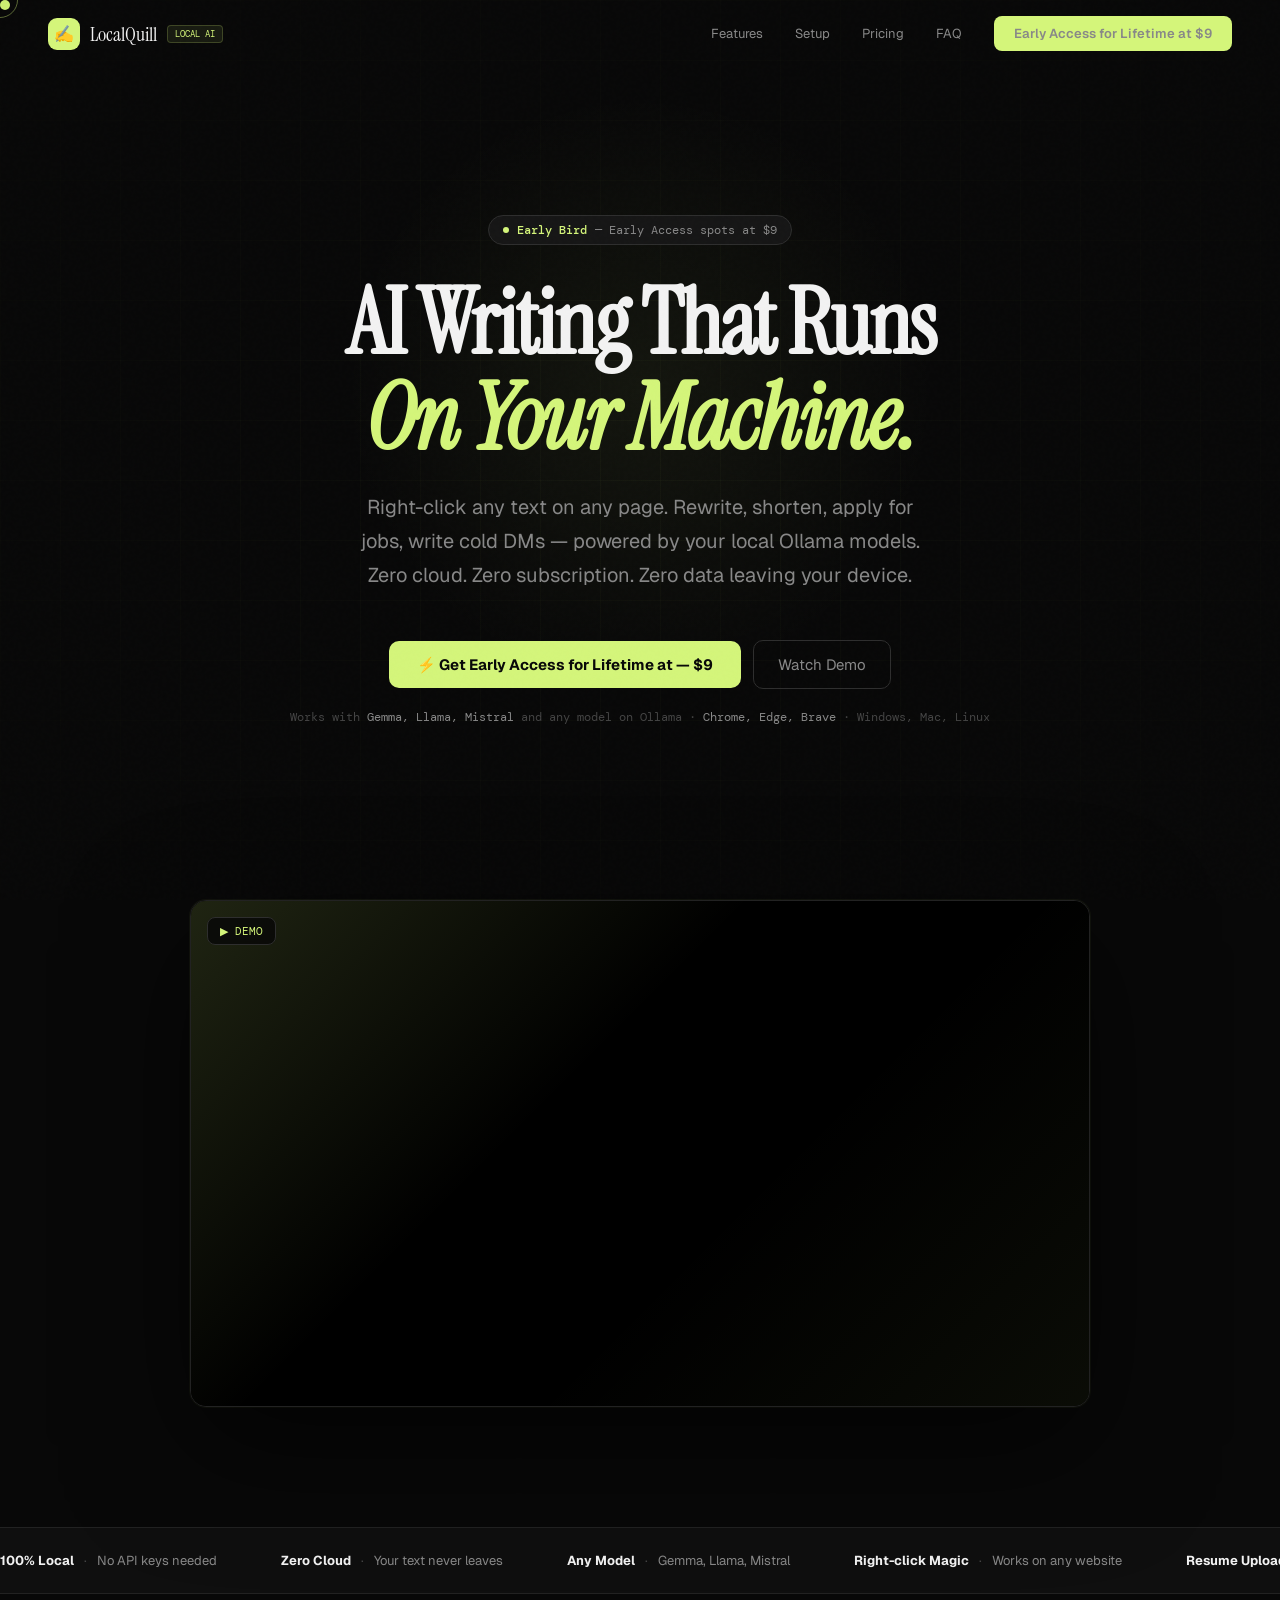
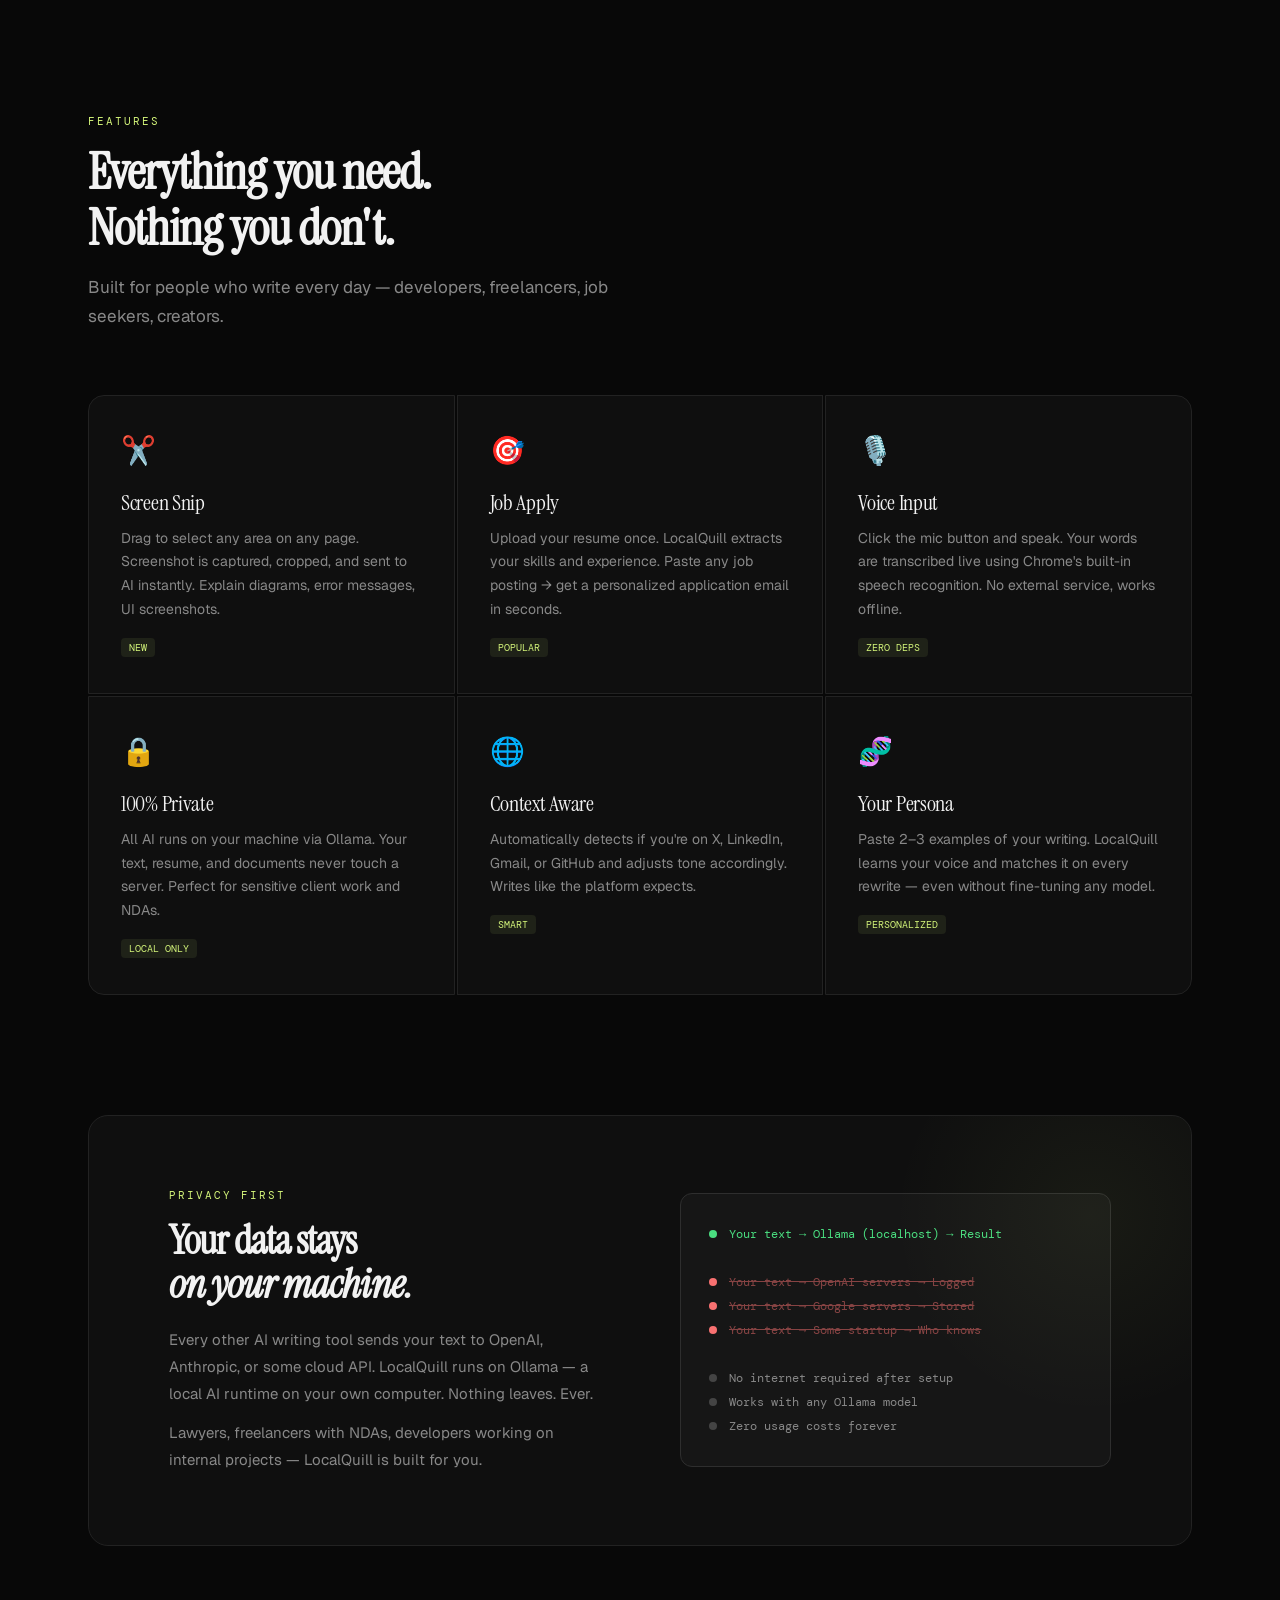
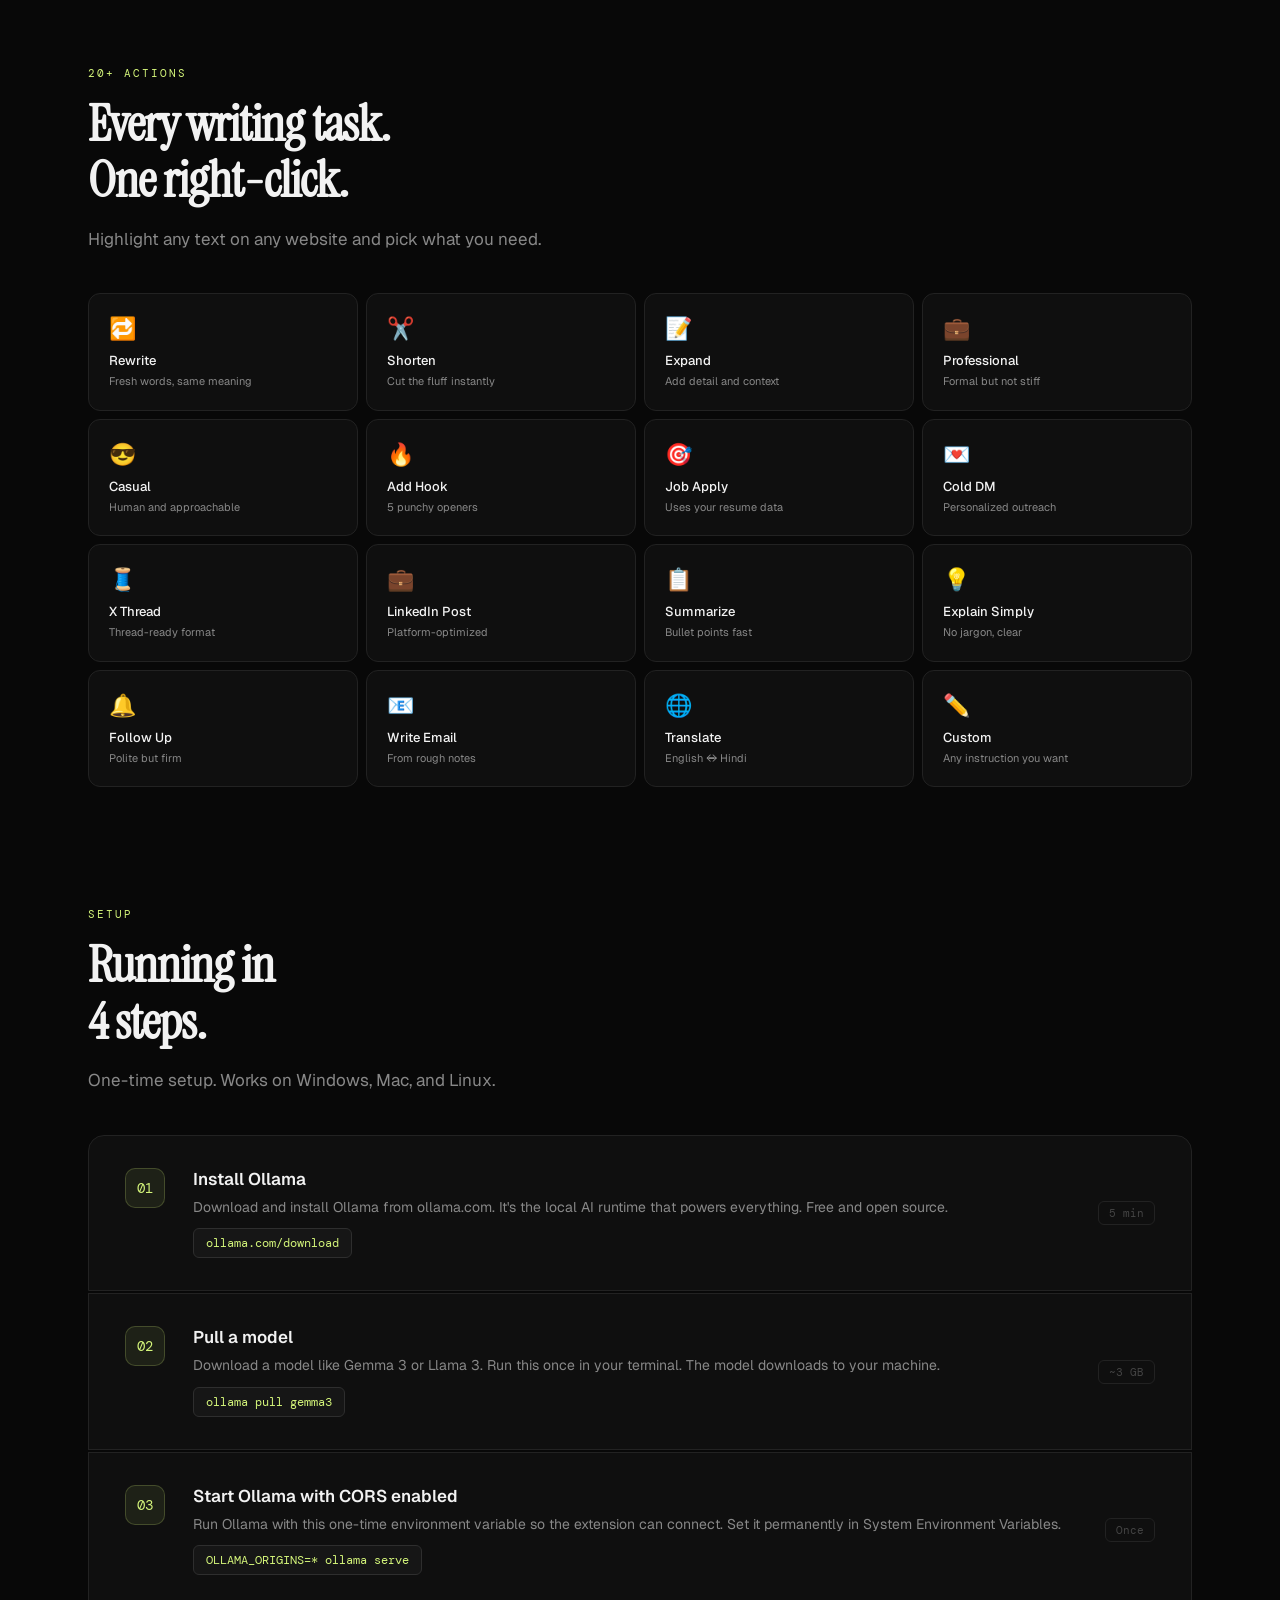
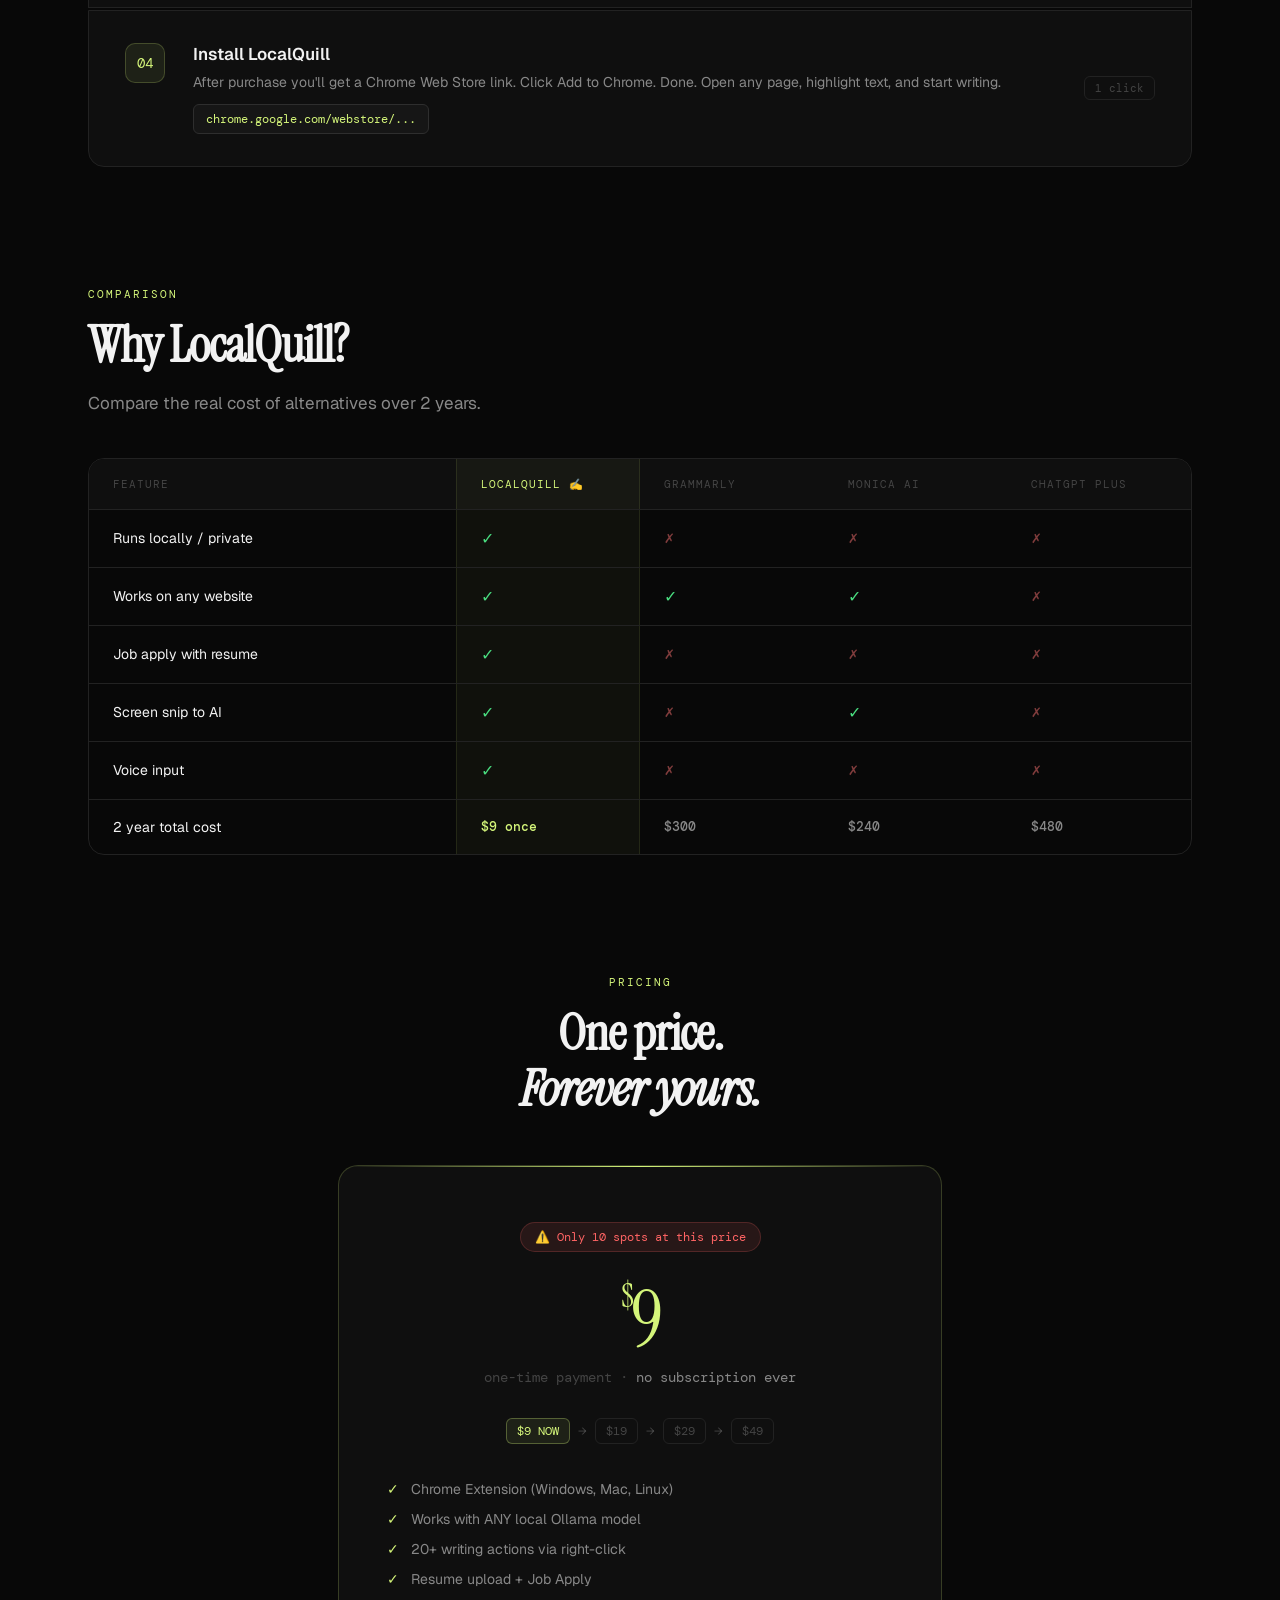
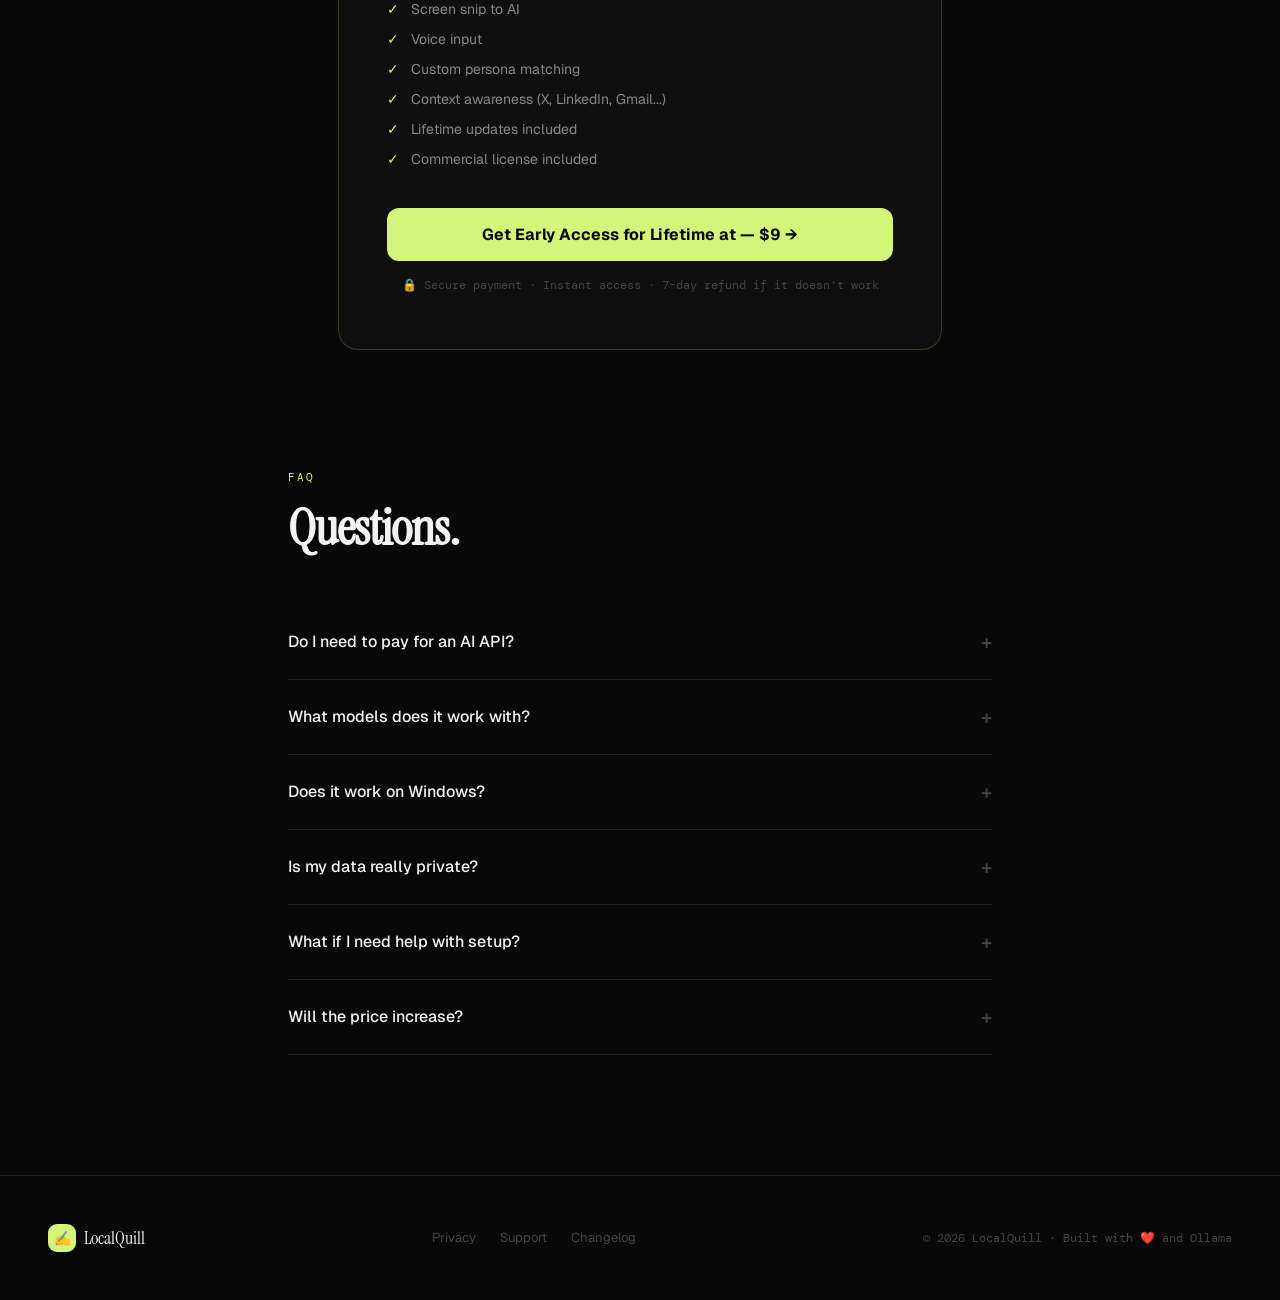
<file: index.html>
<!DOCTYPE html>
<html lang="en">

<head>
  <meta charset="UTF-8" />
  <meta name="viewport" content="width=device-width, initial-scale=1.0" />
  <title>LocalQuill — AI Writing, Fully Private</title>
  <link rel="preconnect" href="https://fonts.googleapis.com">
  <link
    href="https://fonts.googleapis.com/css2?family=Instrument+Serif:ital@0;1&family=DM+Mono:wght@400;500&family=Geist:wght@300;400;500;600;700&display=swap"
    rel="stylesheet">
  <link rel="stylesheet" href="style.css">
</head>

<body>

  <div class="cursor" id="cursor"></div>
  <div class="cursor-ring" id="cursorRing"></div>

  <!-- NAV -->
  <nav id="nav">
    <a href="#" class="nav-logo">
      <div class="nav-logo-icon">✍️</div>
      LocalQuill
      <span class="nav-badge">LOCAL AI</span>
    </a>
    <div class="nav-links">
      <a href="#features">Features</a>
      <a href="#setup">Setup</a>
      <a href="#pricing">Pricing</a>
      <a href="#faq">FAQ</a>
      <a href="https://checkout.dodopayments.com/buy/pdt_0NdJVvbesJ3Il4ogglZOD?quantity=1"
        class="nav-cta"> Early Access for Lifetime at $9</a>
    </div>
  </nav>

  <!-- HERO -->
  <section class="hero">
    <div class="hero-grid"></div>
    <div class="hero-glow"></div>

    <div class="announce-pill">
      <div class="announce-dot"></div>
      <span>Early Bird</span> — Early Access spots at $9
    </div>

    <h1>AI Writing That Runs<br><em>On Your Machine.</em></h1>

    <p class="hero-sub">
      Right-click any text on any page. Rewrite, shorten, apply for jobs, write cold DMs — powered by your local Ollama
      models. Zero cloud. Zero subscription. Zero data leaving your device.
    </p>

    <div class="hero-actions">
      <a href="https://checkout.dodopayments.com/buy/pdt_0NdJVvbesJ3Il4ogglZOD?quantity=1" class="btn-primary">
        ⚡ Get Early Access for Lifetime at — $9
      </a>
      <a href="https://youtu.be/TcPDDlU7wdk" target="_blank" class="btn-ghost">Watch Demo</a>
    </div>

    <p class="hero-proof">
      Works with <span>Gemma, Llama, Mistral</span> and any model on Ollama ·
      <span>Chrome, Edge, Brave</span> · Windows, Mac, Linux
    </p>
  </section>

  <!-- VIDEO -->
  <section class="video-section" id="demo">
    <div class="video-wrap reveal">
      <div class="video-label">▶ DEMO</div>
      <iframe src="https://www.youtube.com/watch?v=TcPDDlU7wdk" title="LocalQuill Demo" allowfullscreen
        allow="accelerometer; autoplay; clipboard-write; encrypted-media; gyroscope; picture-in-picture">
      </iframe>
    </div>
  </section>

  <!-- TICKER -->
  <div class="ticker-wrap">
    <div class="ticker">
      <div class="ticker-item"><strong>100% Local</strong> <span class="ticker-sep">·</span> No API keys needed</div>
      <div class="ticker-item"><strong>Zero Cloud</strong> <span class="ticker-sep">·</span> Your text never leaves
      </div>
      <div class="ticker-item"><strong>Any Model</strong> <span class="ticker-sep">·</span> Gemma, Llama, Mistral</div>
      <div class="ticker-item"><strong>Right-click Magic</strong> <span class="ticker-sep">·</span> Works on any website
      </div>
      <div class="ticker-item"><strong>Resume Upload</strong> <span class="ticker-sep">·</span> Job apply in one click
      </div>
      <div class="ticker-item"><strong>Voice Input</strong> <span class="ticker-sep">·</span> Speak, don't type</div>
      <div class="ticker-item"><strong>Screen Snip</strong> <span class="ticker-sep">·</span> Explain any image</div>
      <div class="ticker-item"><strong>Lifetime Deal</strong> <span class="ticker-sep">·</span> Pay once, own forever
      </div>
      <!-- duplicate for seamless loop -->
      <div class="ticker-item"><strong>100% Local</strong> <span class="ticker-sep">·</span> No API keys needed</div>
      <div class="ticker-item"><strong>Zero Cloud</strong> <span class="ticker-sep">·</span> Your text never leaves
      </div>
      <div class="ticker-item"><strong>Any Model</strong> <span class="ticker-sep">·</span> Gemma, Llama, Mistral</div>
      <div class="ticker-item"><strong>Right-click Magic</strong> <span class="ticker-sep">·</span> Works on any website
      </div>
      <div class="ticker-item"><strong>Resume Upload</strong> <span class="ticker-sep">·</span> Job apply in one click
      </div>
      <div class="ticker-item"><strong>Voice Input</strong> <span class="ticker-sep">·</span> Speak, don't type</div>
      <div class="ticker-item"><strong>Screen Snip</strong> <span class="ticker-sep">·</span> Explain any image</div>
      <div class="ticker-item"><strong>Lifetime Deal</strong> <span class="ticker-sep">·</span> Pay once, own forever
      </div>
    </div>
  </div>

  <!-- FEATURES -->
  <section class="features reveal" id="features">
    <span class="section-label">Features</span>
    <h2 class="section-title">Everything you need.<br>Nothing you don't.</h2>
    <p class="section-sub">Built for people who write every day — developers, freelancers, job seekers, creators.</p>

    <div class="features-grid">
      <div class="feature-card">
        <span class="feature-icon">✂️</span>
        <div class="feature-title">Screen Snip</div>
        <p class="feature-desc">Drag to select any area on any page. Screenshot is captured, cropped, and sent to AI
          instantly. Explain diagrams, error messages, UI screenshots.</p>
        <span class="feature-tag">NEW</span>
      </div>
      <div class="feature-card">
        <span class="feature-icon">🎯</span>
        <div class="feature-title">Job Apply</div>
        <p class="feature-desc">Upload your resume once. LocalQuill extracts your skills and experience. Paste any job
          posting → get a personalized application email in seconds.</p>
        <span class="feature-tag">POPULAR</span>
      </div>
      <div class="feature-card">
        <span class="feature-icon">🎙️</span>
        <div class="feature-title">Voice Input</div>
        <p class="feature-desc">Click the mic button and speak. Your words are transcribed live using Chrome's built-in
          speech recognition. No external service, works offline.</p>
        <span class="feature-tag">ZERO DEPS</span>
      </div>
      <div class="feature-card">
        <span class="feature-icon">🔒</span>
        <div class="feature-title">100% Private</div>
        <p class="feature-desc">All AI runs on your machine via Ollama. Your text, resume, and documents never touch a
          server. Perfect for sensitive client work and NDAs.</p>
        <span class="feature-tag">LOCAL ONLY</span>
      </div>
      <div class="feature-card">
        <span class="feature-icon">🌐</span>
        <div class="feature-title">Context Aware</div>
        <p class="feature-desc">Automatically detects if you're on X, LinkedIn, Gmail, or GitHub and adjusts tone
          accordingly. Writes like the platform expects.</p>
        <span class="feature-tag">SMART</span>
      </div>
      <div class="feature-card">
        <span class="feature-icon">🧬</span>
        <div class="feature-title">Your Persona</div>
        <p class="feature-desc">Paste 2–3 examples of your writing. LocalQuill learns your voice and matches it on every
          rewrite — even without fine-tuning any model.</p>
        <span class="feature-tag">PERSONALIZED</span>
      </div>
    </div>
  </section>

  <!-- PRIVACY SECTION -->
  <section class="privacy-section reveal">
    <div class="privacy-card">
      <div>
        <span class="section-label">Privacy First</span>
        <h2 class="section-title" style="font-size:40px;">Your data stays<br><em>on your machine.</em></h2>
        <p style="color:var(--text2);font-size:15px;line-height:1.8;margin-top:20px;">
          Every other AI writing tool sends your text to OpenAI, Anthropic, or some cloud API. LocalQuill runs on Ollama
          — a local AI runtime on your own computer. Nothing leaves. Ever.
        </p>
        <p style="color:var(--text2);font-size:15px;line-height:1.8;margin-top:12px;">
          Lawyers, freelancers with NDAs, developers working on internal projects — LocalQuill is built for you.
        </p>
      </div>
      <div class="privacy-visual">
        <div class="pv-line">
          <div class="pv-dot green"></div><span class="pv-text-green">Your text → Ollama (localhost) → Result</span>
        </div>
        <br>
        <div class="pv-line">
          <div class="pv-dot red"></div><span class="pv-text-red">Your text → OpenAI servers → Logged</span>
        </div>
        <div class="pv-line">
          <div class="pv-dot red"></div><span class="pv-text-red">Your text → Google servers → Stored</span>
        </div>
        <div class="pv-line">
          <div class="pv-dot red"></div><span class="pv-text-red">Your text → Some startup → Who knows</span>
        </div>
        <br>
        <div class="pv-line">
          <div class="pv-dot grey"></div><span class="pv-text">No internet required after setup</span>
        </div>
        <div class="pv-line">
          <div class="pv-dot grey"></div><span class="pv-text">Works with any Ollama model</span>
        </div>
        <div class="pv-line">
          <div class="pv-dot grey"></div><span class="pv-text">Zero usage costs forever</span>
        </div>
      </div>
    </div>
  </section>

  <!-- ACTIONS -->
  <section class="actions-section reveal">
    <span class="section-label">20+ Actions</span>
    <h2 class="section-title">Every writing task.<br>One right-click.</h2>
    <p class="section-sub" style="margin-bottom:40px;">Highlight any text on any website and pick what you need.</p>

    <div class="actions-showcase">
      <div class="action-card"><span class="action-emoji">🔁</span>
        <div class="action-name">Rewrite</div>
        <div class="action-desc">Fresh words, same meaning</div>
      </div>
      <div class="action-card"><span class="action-emoji">✂️</span>
        <div class="action-name">Shorten</div>
        <div class="action-desc">Cut the fluff instantly</div>
      </div>
      <div class="action-card"><span class="action-emoji">📝</span>
        <div class="action-name">Expand</div>
        <div class="action-desc">Add detail and context</div>
      </div>
      <div class="action-card"><span class="action-emoji">💼</span>
        <div class="action-name">Professional</div>
        <div class="action-desc">Formal but not stiff</div>
      </div>
      <div class="action-card"><span class="action-emoji">😎</span>
        <div class="action-name">Casual</div>
        <div class="action-desc">Human and approachable</div>
      </div>
      <div class="action-card"><span class="action-emoji">🔥</span>
        <div class="action-name">Add Hook</div>
        <div class="action-desc">5 punchy openers</div>
      </div>
      <div class="action-card"><span class="action-emoji">🎯</span>
        <div class="action-name">Job Apply</div>
        <div class="action-desc">Uses your resume data</div>
      </div>
      <div class="action-card"><span class="action-emoji">💌</span>
        <div class="action-name">Cold DM</div>
        <div class="action-desc">Personalized outreach</div>
      </div>
      <div class="action-card"><span class="action-emoji">🧵</span>
        <div class="action-name">X Thread</div>
        <div class="action-desc">Thread-ready format</div>
      </div>
      <div class="action-card"><span class="action-emoji">💼</span>
        <div class="action-name">LinkedIn Post</div>
        <div class="action-desc">Platform-optimized</div>
      </div>
      <div class="action-card"><span class="action-emoji">📋</span>
        <div class="action-name">Summarize</div>
        <div class="action-desc">Bullet points fast</div>
      </div>
      <div class="action-card"><span class="action-emoji">💡</span>
        <div class="action-name">Explain Simply</div>
        <div class="action-desc">No jargon, clear</div>
      </div>
      <div class="action-card"><span class="action-emoji">🔔</span>
        <div class="action-name">Follow Up</div>
        <div class="action-desc">Polite but firm</div>
      </div>
      <div class="action-card"><span class="action-emoji">📧</span>
        <div class="action-name">Write Email</div>
        <div class="action-desc">From rough notes</div>
      </div>
      <div class="action-card"><span class="action-emoji">🌐</span>
        <div class="action-name">Translate</div>
        <div class="action-desc">English ↔ Hindi</div>
      </div>
      <div class="action-card"><span class="action-emoji">✏️</span>
        <div class="action-name">Custom</div>
        <div class="action-desc">Any instruction you want</div>
      </div>
    </div>
  </section>

  <!-- SETUP -->
  <section class="setup-section reveal" id="setup">
    <span class="section-label">Setup</span>
    <h2 class="section-title">Running in<br>4 steps.</h2>
    <p class="section-sub" style="margin-bottom:40px;">One-time setup. Works on Windows, Mac, and Linux.</p>

    <div class="steps">
      <div class="step">
        <div class="step-num">01</div>
        <div class="step-content">
          <div class="step-title">Install Ollama</div>
          <p class="step-desc">Download and install Ollama from ollama.com. It's the local AI runtime that powers
            everything. Free and open source.</p>
          <span class="step-code">ollama.com/download</span>
        </div>
        <div class="step-badge">5 min</div>
      </div>
      <div class="step">
        <div class="step-num">02</div>
        <div class="step-content">
          <div class="step-title">Pull a model</div>
          <p class="step-desc">Download a model like Gemma 3 or Llama 3. Run this once in your terminal. The model
            downloads to your machine.</p>
          <span class="step-code">ollama pull gemma3</span>
        </div>
        <div class="step-badge">~3 GB</div>
      </div>
      <div class="step">
        <div class="step-num">03</div>
        <div class="step-content">
          <div class="step-title">Start Ollama with CORS enabled</div>
          <p class="step-desc">Run Ollama with this one-time environment variable so the extension can connect. Set it
            permanently in System Environment Variables.</p>
          <span class="step-code">OLLAMA_ORIGINS=* ollama serve</span>
        </div>
        <div class="step-badge">Once</div>
      </div>
      <div class="step">
        <div class="step-num">04</div>
        <div class="step-content">
          <div class="step-title">Install LocalQuill</div>
          <p class="step-desc">After purchase you'll get a Chrome Web Store link. Click Add to Chrome. Done. Open any
            page, highlight text, and start writing.</p>
          <span class="step-code">chrome.google.com/webstore/...</span>
        </div>
        <div class="step-badge">1 click</div>
      </div>
    </div>
  </section>

  <!-- COMPARISON -->
  <section class="comparison-section reveal">
    <span class="section-label">Comparison</span>
    <h2 class="section-title">Why LocalQuill?</h2>
    <p class="section-sub" style="margin-bottom:40px;">Compare the real cost of alternatives over 2 years.</p>

    <div class="comparison-table">
      <div class="ct-header">
        <div class="ct-cell header">Feature</div>
        <div class="ct-cell header highlight">LocalQuill ✍️</div>
        <div class="ct-cell header">Grammarly</div>
        <div class="ct-cell header">Monica AI</div>
        <div class="ct-cell header">ChatGPT Plus</div>
      </div>
      <div class="ct-row">
        <div class="ct-cell feature">Runs locally / private</div>
        <div class="ct-cell highlight"><span class="check">✓</span></div>
        <div class="ct-cell"><span class="cross">✗</span></div>
        <div class="ct-cell"><span class="cross">✗</span></div>
        <div class="ct-cell"><span class="cross">✗</span></div>
      </div>
      <div class="ct-row">
        <div class="ct-cell feature">Works on any website</div>
        <div class="ct-cell highlight"><span class="check">✓</span></div>
        <div class="ct-cell"><span class="check">✓</span></div>
        <div class="ct-cell"><span class="check">✓</span></div>
        <div class="ct-cell"><span class="cross">✗</span></div>
      </div>
      <div class="ct-row">
        <div class="ct-cell feature">Job apply with resume</div>
        <div class="ct-cell highlight"><span class="check">✓</span></div>
        <div class="ct-cell"><span class="cross">✗</span></div>
        <div class="ct-cell"><span class="cross">✗</span></div>
        <div class="ct-cell"><span class="cross">✗</span></div>
      </div>
      <div class="ct-row">
        <div class="ct-cell feature">Screen snip to AI</div>
        <div class="ct-cell highlight"><span class="check">✓</span></div>
        <div class="ct-cell"><span class="cross">✗</span></div>
        <div class="ct-cell"><span class="check">✓</span></div>
        <div class="ct-cell"><span class="cross">✗</span></div>
      </div>
      <div class="ct-row">
        <div class="ct-cell feature">Voice input</div>
        <div class="ct-cell highlight"><span class="check">✓</span></div>
        <div class="ct-cell"><span class="cross">✗</span></div>
        <div class="ct-cell"><span class="cross">✗</span></div>
        <div class="ct-cell"><span class="cross">✗</span></div>
      </div>
      <div class="ct-row">
        <div class="ct-cell feature">2 year total cost</div>
        <div class="ct-cell highlight ct-price accent">$9 once</div>
        <div class="ct-cell ct-price">$300</div>
        <div class="ct-cell ct-price">$240</div>
        <div class="ct-cell ct-price">$480</div>
      </div>
    </div>
  </section>

  <!-- PRICING -->
  <section class="pricing-section reveal" id="pricing">
    <span class="section-label" style="display:block;text-align:center;">Pricing</span>
    <h2 class="section-title" style="margin-bottom:48px;">One price.<br><em>Forever yours.</em></h2>

    <div class="price-card">
      <div class="price-badge">⚠️ Only 10 spots at this price</div>
      <div class="price-amount"><sup>$</sup>9</div>
      <div class="price-period">one-time payment · <span>no subscription ever</span></div>

      <div class="price-ladder">
        <div class="ladder-item current">$9 NOW</div>
        <div class="ladder-arrow">→</div>
        <div class="ladder-item ">$19</div>
        <div class="ladder-arrow">→</div>
        <div class="ladder-item">$29</div>
        <div class="ladder-arrow">→</div>
        <div class="ladder-item">$49</div>
      </div>

      <ul class="price-features">
        <li>Chrome Extension (Windows, Mac, Linux)</li>
        <li>Works with ANY local Ollama model</li>
        <li>20+ writing actions via right-click</li>
        <li>Resume upload + Job Apply</li>
        <li>Screen snip to AI</li>
        <li>Voice input</li>
        <li>Custom persona matching</li>
        <li>Context awareness (X, LinkedIn, Gmail...)</li>
        <li>Lifetime updates included</li>
        <li>Commercial license included</li>
      </ul>

      <a href="https://checkout.dodopayments.com/buy/pdt_0NdJVvbesJ3Il4ogglZOD?quantity=1" class="price-cta">Get Early Access for Lifetime at — $9 →</a>
      <p class="price-note">🔒 Secure payment · Instant access · 7-day refund if it doesn't work</p>
    </div>
  </section>

  <!-- FAQ -->
  <section class="faq-section reveal" id="faq">
    <span class="section-label">FAQ</span>
    <h2 class="section-title" style="margin-bottom:48px;">Questions.</h2>

    <div class="faq-item">
      <div class="faq-q">Do I need to pay for an AI API? <span class="faq-icon">+</span></div>
      <div class="faq-a">No. LocalQuill uses Ollama which runs AI models locally on your machine. There are zero API
        costs, zero usage limits. You download the model once and it runs forever for free.</div>
    </div>
    <div class="faq-item">
      <div class="faq-q">What models does it work with? <span class="faq-icon">+</span></div>
      <div class="faq-a">Any model you have installed in Ollama — Gemma 3, Gemma 4, Llama 3, Mistral, Phi, Qwen, and
        more. LocalQuill auto-detects all your installed models and lets you pick.</div>
    </div>
    <div class="faq-item">
      <div class="faq-q">Does it work on Windows? <span class="faq-icon">+</span></div>
      <div class="faq-a">Yes. LocalQuill is a Chrome extension so it works on any OS — Windows, Mac, or Linux — as long
        as you have Chrome, Edge, or Brave installed.</div>
    </div>
    <div class="faq-item">
      <div class="faq-q">Is my data really private? <span class="faq-icon">+</span></div>
      <div class="faq-a">100%. Your text never leaves your machine. The extension communicates only with Ollama running
        at localhost. No analytics, no logging, no cloud processing.</div>
    </div>
    <div class="faq-item">
      <div class="faq-q">What if I need help with setup? <span class="faq-icon">+</span></div>
      <div class="faq-a">Every purchase includes a step-by-step setup guide. If you get stuck, just email support rbagade911@gmail.com and
        we'll help you get it running.</div>
    </div>
    <div class="faq-item">
      <div class="faq-q">Will the price increase? <span class="faq-icon">+</span></div>
      <div class="faq-a">Yes. The price started at $9 and goes up with each batch of sales. Current price is $9. Next
        price is $19. Early buyers are rewarded — once you buy, you own it forever at your price.</div>
    </div>
  </section>

  <!-- FOOTER -->
  <footer>
    <div class="footer-logo">
      <div class="nav-logo-icon" style="width:28px;height:28px;font-size:14px;">✍️</div>
      LocalQuill
    </div>
    <div class="footer-links">
      <a href="#">Privacy</a>
      <a href="#">Support</a>
      <a href="#">Changelog</a>
    </div>
    <div class="footer-right">© 2026 LocalQuill · Built with ❤️ and Ollama</div>
  </footer>

  <script src="script.js"></script>
</body>

</html>
</file>
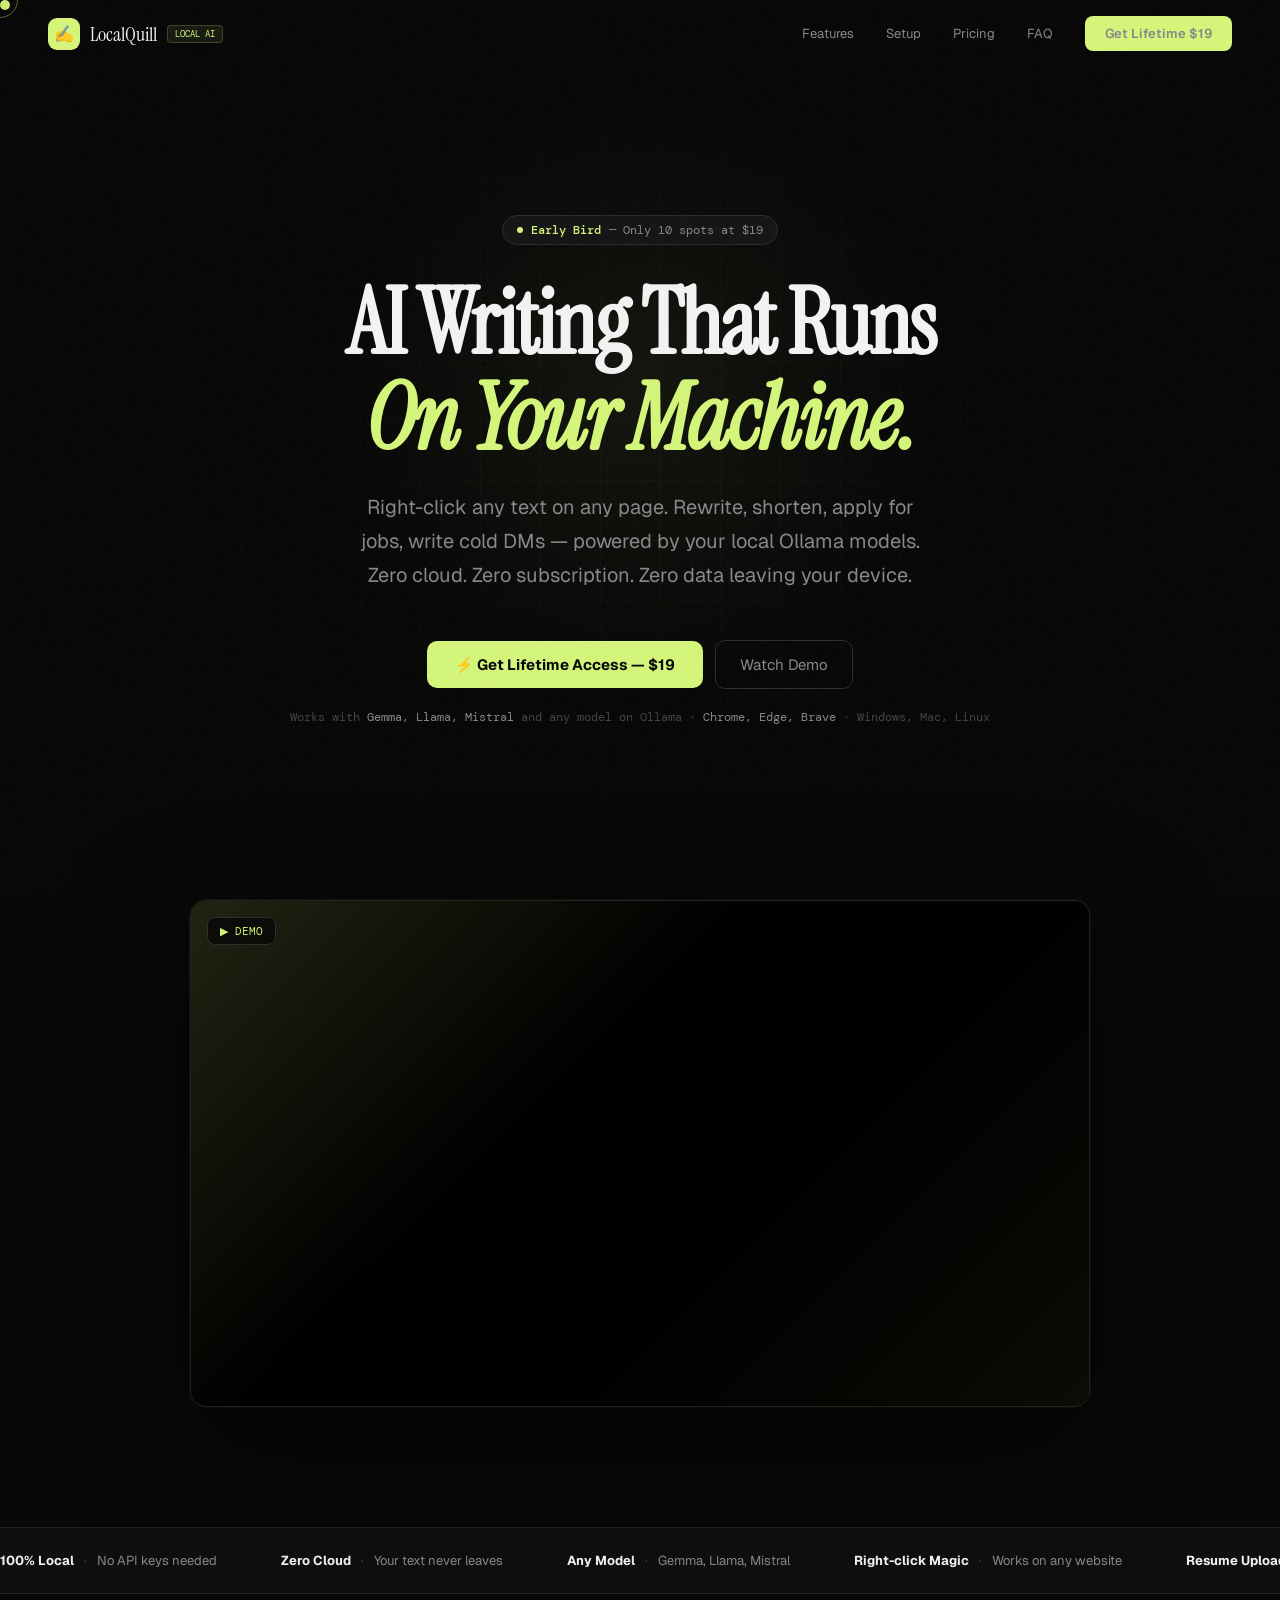
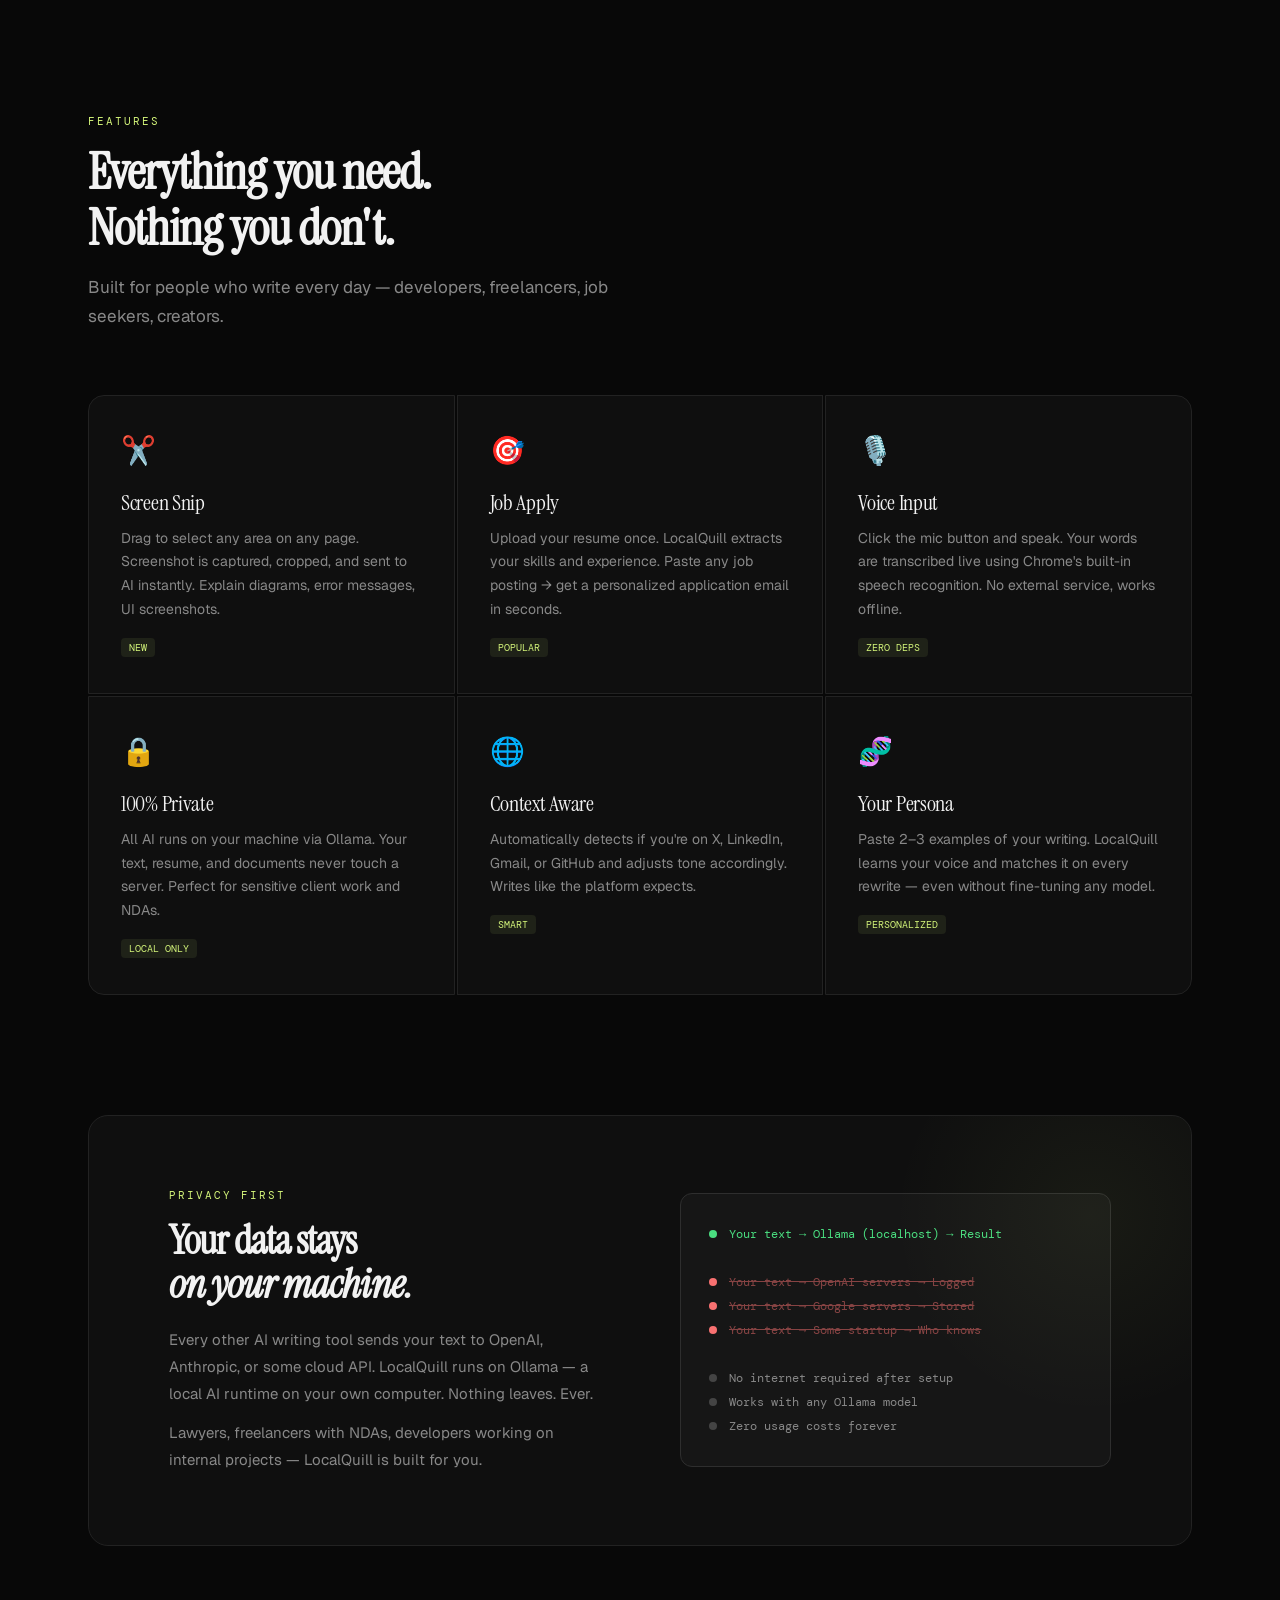
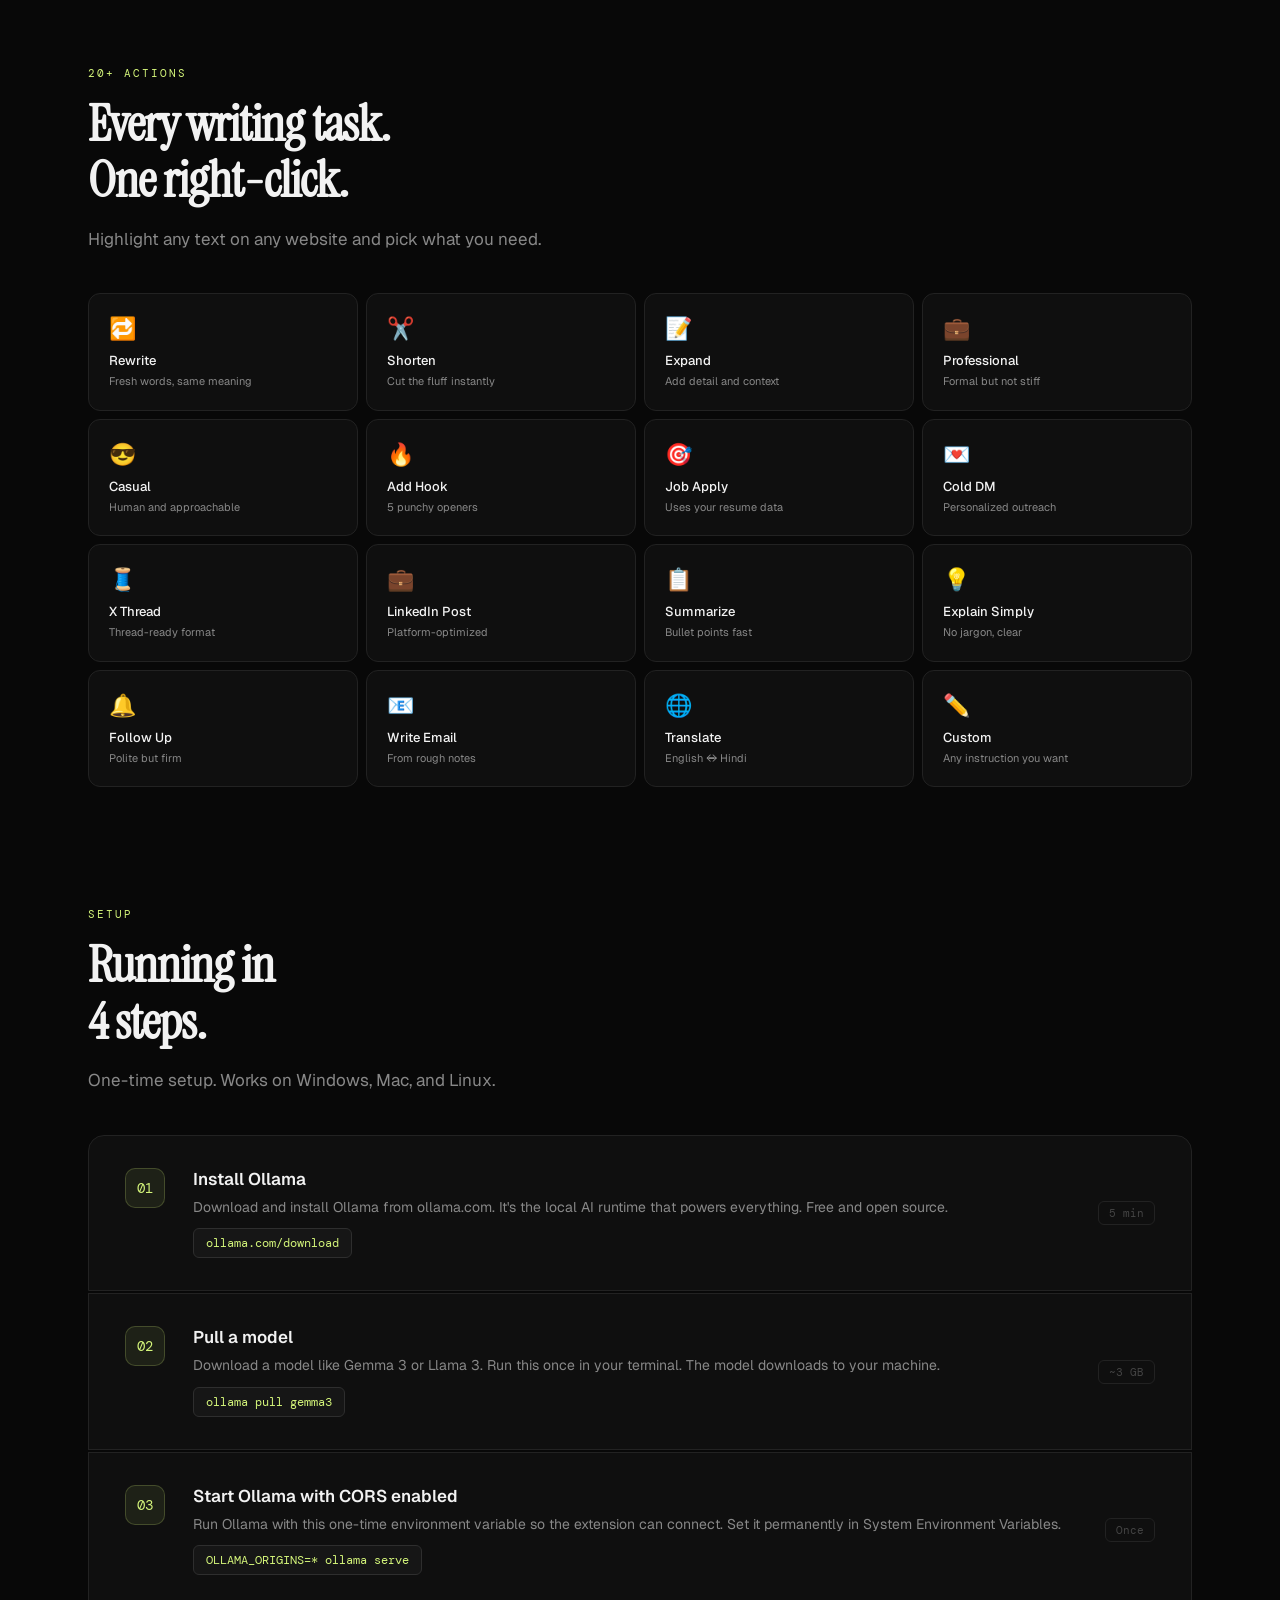
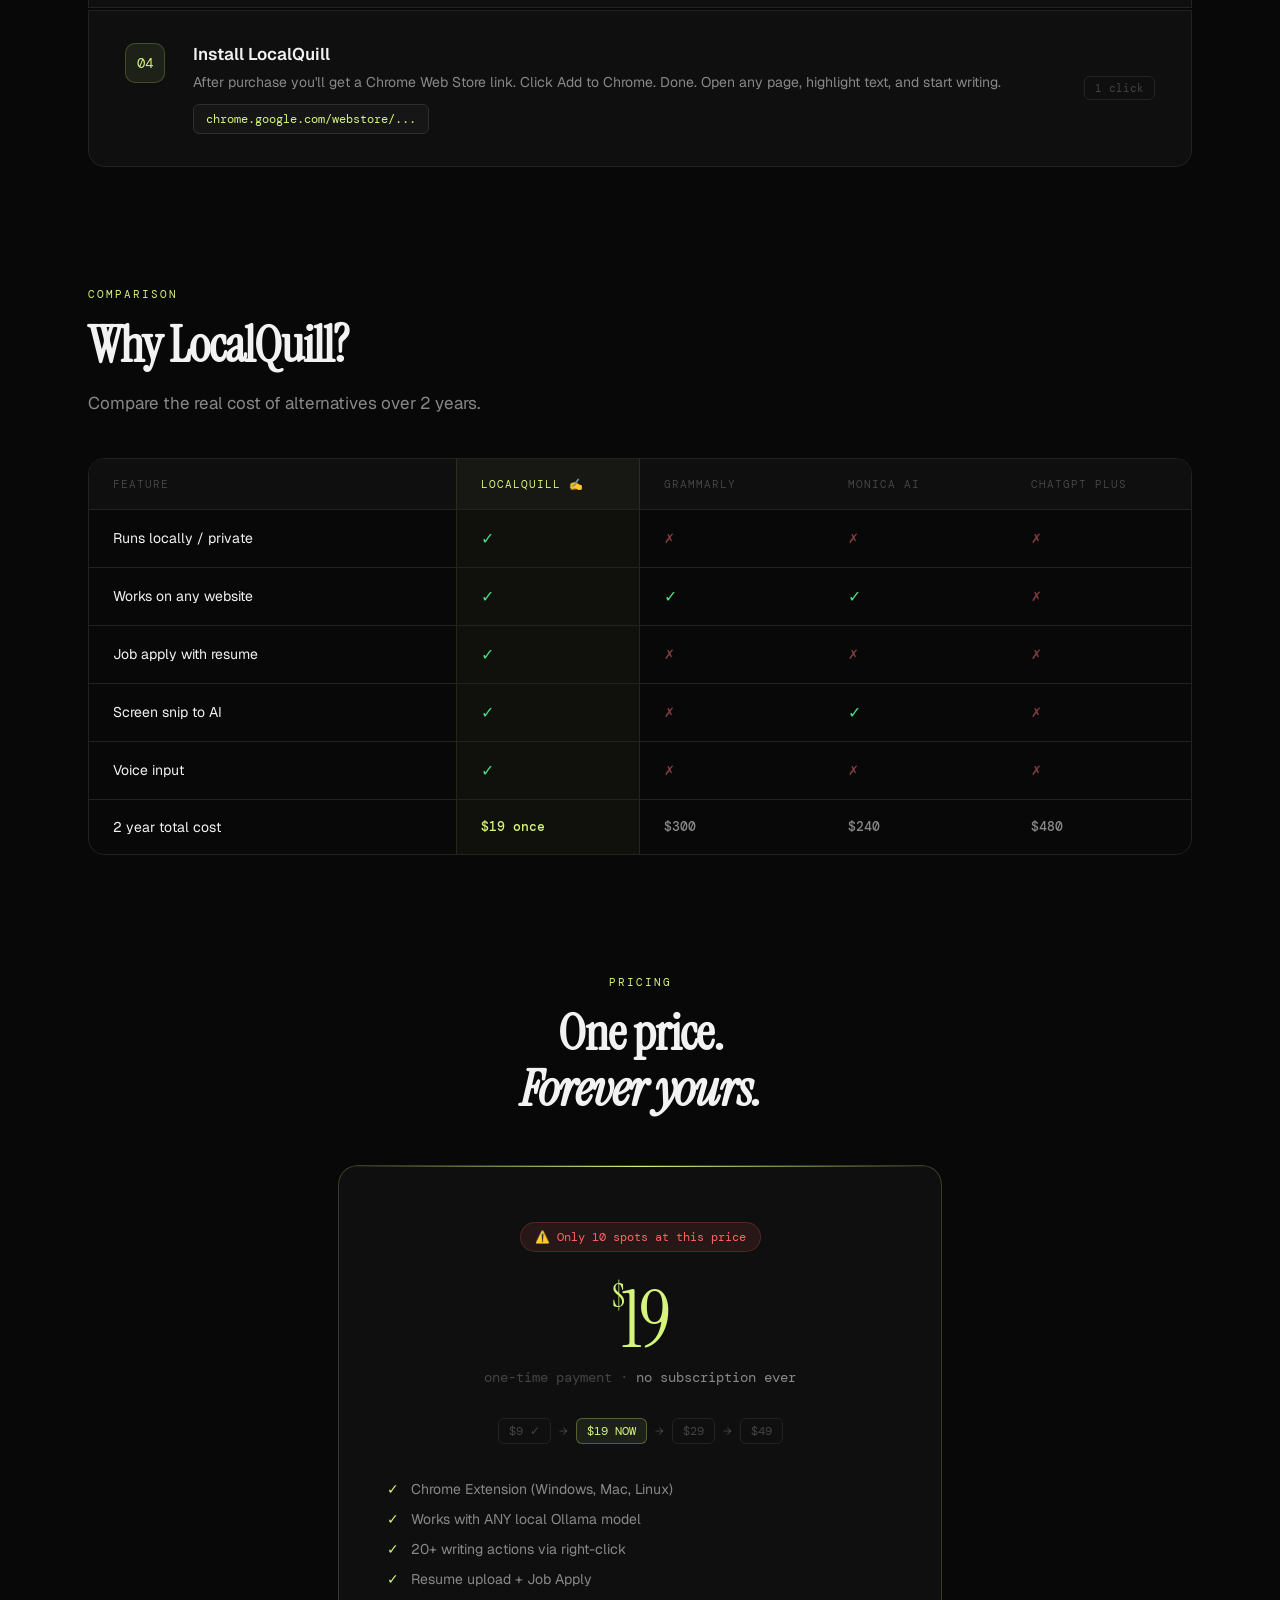
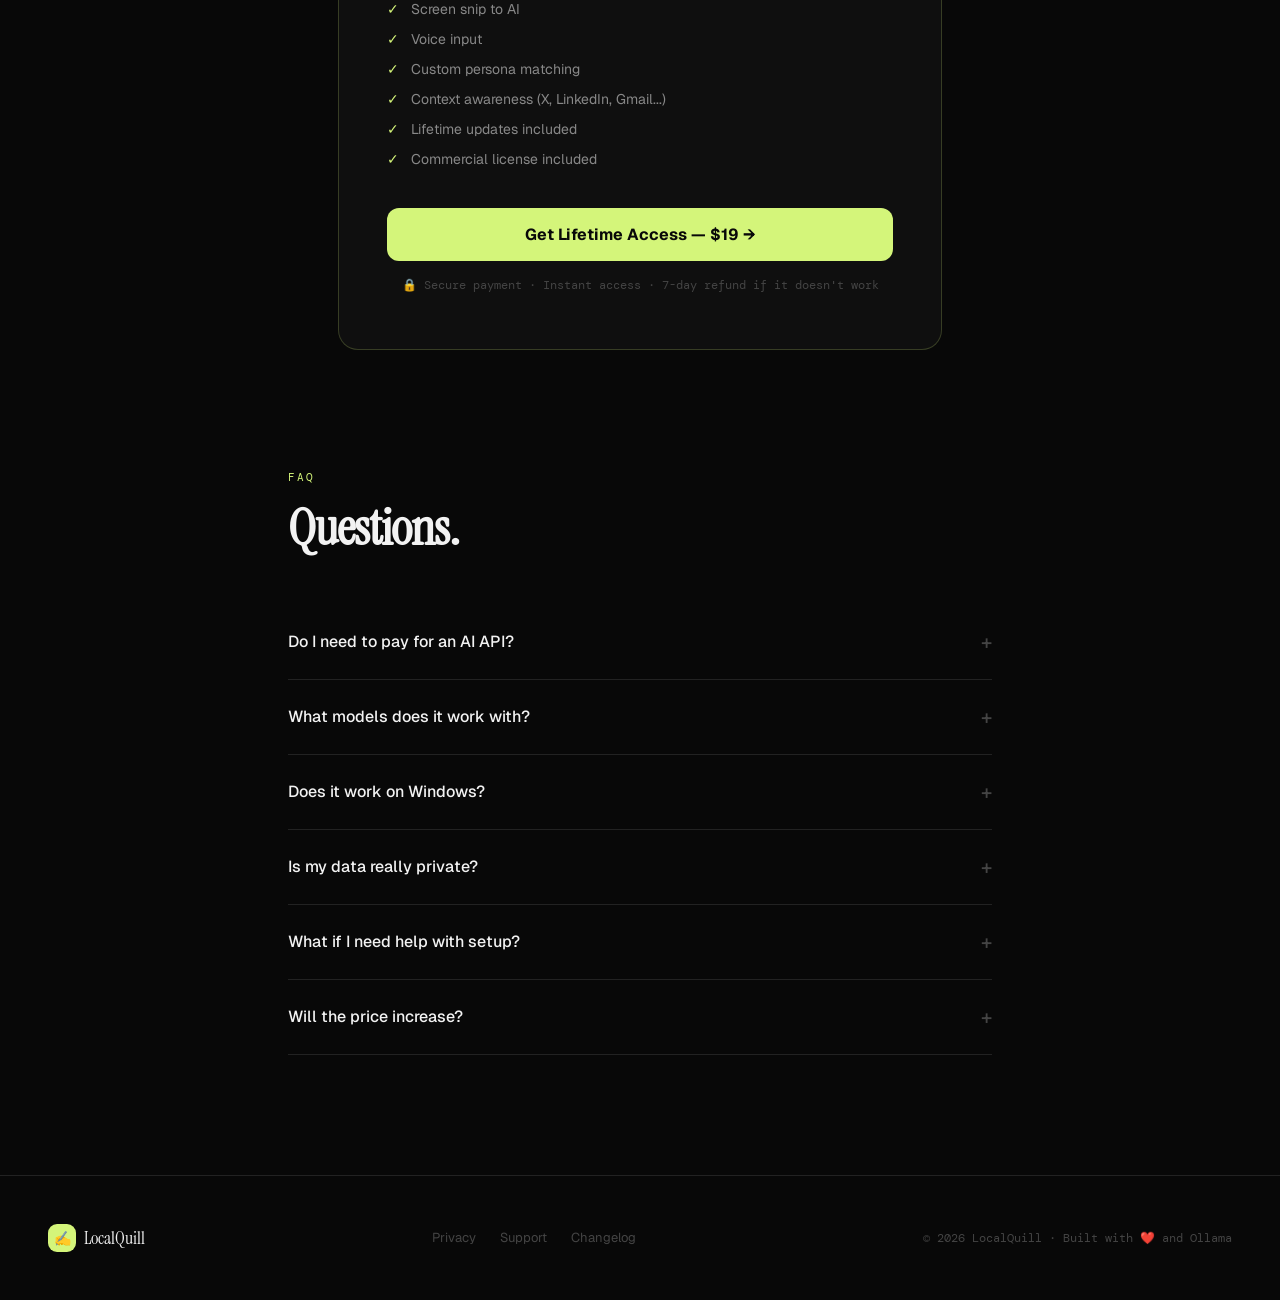
<file: localquill-landing.html>
<!DOCTYPE html>
<html lang="en">
<head>
<meta charset="UTF-8"/>
<meta name="viewport" content="width=device-width, initial-scale=1.0"/>
<title>LocalQuill — AI Writing, Fully Private</title>
<link rel="preconnect" href="https://fonts.googleapis.com">
<link href="https://fonts.googleapis.com/css2?family=Instrument+Serif:ital@0;1&family=DM+Mono:wght@400;500&family=Geist:wght@300;400;500;600;700&display=swap" rel="stylesheet">
<link rel="stylesheet" href="style.css">
</head>
<body>

<div class="cursor" id="cursor"></div>
<div class="cursor-ring" id="cursorRing"></div>

<!-- NAV -->
<nav id="nav">
  <a href="#" class="nav-logo">
    <div class="nav-logo-icon">✍️</div>
    LocalQuill
    <span class="nav-badge">LOCAL AI</span>
  </a>
  <div class="nav-links">
    <a href="#features">Features</a>
    <a href="#setup">Setup</a>
    <a href="#pricing">Pricing</a>
    <a href="#faq">FAQ</a>
    <a href="#pricing" class="nav-cta">Get Lifetime $19</a>
  </div>
</nav>

<!-- HERO -->
<section class="hero">
  <div class="hero-grid"></div>
  <div class="hero-glow"></div>

  <div class="announce-pill">
    <div class="announce-dot"></div>
    <span>Early Bird</span> — Only 10 spots at $19
  </div>

  <h1>AI Writing That Runs<br><em>On Your Machine.</em></h1>

  <p class="hero-sub">
    Right-click any text on any page. Rewrite, shorten, apply for jobs, write cold DMs — powered by your local Ollama models. Zero cloud. Zero subscription. Zero data leaving your device.
  </p>

  <div class="hero-actions">
    <a href="#pricing" class="btn-primary">
      ⚡ Get Lifetime Access — $19
    </a>
    <a href="#demo" class="btn-ghost">Watch Demo</a>
  </div>

  <p class="hero-proof">
    Works with <span>Gemma, Llama, Mistral</span> and any model on Ollama ·
    <span>Chrome, Edge, Brave</span> · Windows, Mac, Linux
  </p>
</section>

<!-- VIDEO -->
<section class="video-section" id="demo">
  <div class="video-wrap reveal">
    <div class="video-label">▶ DEMO</div>
    <iframe
      src="https://www.youtube.com/embed/dQw4w9WgXcQ"
      title="LocalQuill Demo"
      allowfullscreen
      allow="accelerometer; autoplay; clipboard-write; encrypted-media; gyroscope; picture-in-picture">
    </iframe>
  </div>
</section>

<!-- TICKER -->
<div class="ticker-wrap">
  <div class="ticker">
    <div class="ticker-item"><strong>100% Local</strong> <span class="ticker-sep">·</span> No API keys needed</div>
    <div class="ticker-item"><strong>Zero Cloud</strong> <span class="ticker-sep">·</span> Your text never leaves</div>
    <div class="ticker-item"><strong>Any Model</strong> <span class="ticker-sep">·</span> Gemma, Llama, Mistral</div>
    <div class="ticker-item"><strong>Right-click Magic</strong> <span class="ticker-sep">·</span> Works on any website</div>
    <div class="ticker-item"><strong>Resume Upload</strong> <span class="ticker-sep">·</span> Job apply in one click</div>
    <div class="ticker-item"><strong>Voice Input</strong> <span class="ticker-sep">·</span> Speak, don't type</div>
    <div class="ticker-item"><strong>Screen Snip</strong> <span class="ticker-sep">·</span> Explain any image</div>
    <div class="ticker-item"><strong>Lifetime Deal</strong> <span class="ticker-sep">·</span> Pay once, own forever</div>
    <!-- duplicate for seamless loop -->
    <div class="ticker-item"><strong>100% Local</strong> <span class="ticker-sep">·</span> No API keys needed</div>
    <div class="ticker-item"><strong>Zero Cloud</strong> <span class="ticker-sep">·</span> Your text never leaves</div>
    <div class="ticker-item"><strong>Any Model</strong> <span class="ticker-sep">·</span> Gemma, Llama, Mistral</div>
    <div class="ticker-item"><strong>Right-click Magic</strong> <span class="ticker-sep">·</span> Works on any website</div>
    <div class="ticker-item"><strong>Resume Upload</strong> <span class="ticker-sep">·</span> Job apply in one click</div>
    <div class="ticker-item"><strong>Voice Input</strong> <span class="ticker-sep">·</span> Speak, don't type</div>
    <div class="ticker-item"><strong>Screen Snip</strong> <span class="ticker-sep">·</span> Explain any image</div>
    <div class="ticker-item"><strong>Lifetime Deal</strong> <span class="ticker-sep">·</span> Pay once, own forever</div>
  </div>
</div>

<!-- FEATURES -->
<section class="features reveal" id="features">
  <span class="section-label">Features</span>
  <h2 class="section-title">Everything you need.<br>Nothing you don't.</h2>
  <p class="section-sub">Built for people who write every day — developers, freelancers, job seekers, creators.</p>

  <div class="features-grid">
    <div class="feature-card">
      <span class="feature-icon">✂️</span>
      <div class="feature-title">Screen Snip</div>
      <p class="feature-desc">Drag to select any area on any page. Screenshot is captured, cropped, and sent to AI instantly. Explain diagrams, error messages, UI screenshots.</p>
      <span class="feature-tag">NEW</span>
    </div>
    <div class="feature-card">
      <span class="feature-icon">🎯</span>
      <div class="feature-title">Job Apply</div>
      <p class="feature-desc">Upload your resume once. LocalQuill extracts your skills and experience. Paste any job posting → get a personalized application email in seconds.</p>
      <span class="feature-tag">POPULAR</span>
    </div>
    <div class="feature-card">
      <span class="feature-icon">🎙️</span>
      <div class="feature-title">Voice Input</div>
      <p class="feature-desc">Click the mic button and speak. Your words are transcribed live using Chrome's built-in speech recognition. No external service, works offline.</p>
      <span class="feature-tag">ZERO DEPS</span>
    </div>
    <div class="feature-card">
      <span class="feature-icon">🔒</span>
      <div class="feature-title">100% Private</div>
      <p class="feature-desc">All AI runs on your machine via Ollama. Your text, resume, and documents never touch a server. Perfect for sensitive client work and NDAs.</p>
      <span class="feature-tag">LOCAL ONLY</span>
    </div>
    <div class="feature-card">
      <span class="feature-icon">🌐</span>
      <div class="feature-title">Context Aware</div>
      <p class="feature-desc">Automatically detects if you're on X, LinkedIn, Gmail, or GitHub and adjusts tone accordingly. Writes like the platform expects.</p>
      <span class="feature-tag">SMART</span>
    </div>
    <div class="feature-card">
      <span class="feature-icon">🧬</span>
      <div class="feature-title">Your Persona</div>
      <p class="feature-desc">Paste 2–3 examples of your writing. LocalQuill learns your voice and matches it on every rewrite — even without fine-tuning any model.</p>
      <span class="feature-tag">PERSONALIZED</span>
    </div>
  </div>
</section>

<!-- PRIVACY SECTION -->
<section class="privacy-section reveal">
  <div class="privacy-card">
    <div>
      <span class="section-label">Privacy First</span>
      <h2 class="section-title" style="font-size:40px;">Your data stays<br><em>on your machine.</em></h2>
      <p style="color:var(--text2);font-size:15px;line-height:1.8;margin-top:20px;">
        Every other AI writing tool sends your text to OpenAI, Anthropic, or some cloud API. LocalQuill runs on Ollama — a local AI runtime on your own computer. Nothing leaves. Ever.
      </p>
      <p style="color:var(--text2);font-size:15px;line-height:1.8;margin-top:12px;">
        Lawyers, freelancers with NDAs, developers working on internal projects — LocalQuill is built for you.
      </p>
    </div>
    <div class="privacy-visual">
      <div class="pv-line"><div class="pv-dot green"></div><span class="pv-text-green">Your text → Ollama (localhost) → Result</span></div>
      <br>
      <div class="pv-line"><div class="pv-dot red"></div><span class="pv-text-red">Your text → OpenAI servers → Logged</span></div>
      <div class="pv-line"><div class="pv-dot red"></div><span class="pv-text-red">Your text → Google servers → Stored</span></div>
      <div class="pv-line"><div class="pv-dot red"></div><span class="pv-text-red">Your text → Some startup → Who knows</span></div>
      <br>
      <div class="pv-line"><div class="pv-dot grey"></div><span class="pv-text">No internet required after setup</span></div>
      <div class="pv-line"><div class="pv-dot grey"></div><span class="pv-text">Works with any Ollama model</span></div>
      <div class="pv-line"><div class="pv-dot grey"></div><span class="pv-text">Zero usage costs forever</span></div>
    </div>
  </div>
</section>

<!-- ACTIONS -->
<section class="actions-section reveal">
  <span class="section-label">20+ Actions</span>
  <h2 class="section-title">Every writing task.<br>One right-click.</h2>
  <p class="section-sub" style="margin-bottom:40px;">Highlight any text on any website and pick what you need.</p>

  <div class="actions-showcase">
    <div class="action-card"><span class="action-emoji">🔁</span><div class="action-name">Rewrite</div><div class="action-desc">Fresh words, same meaning</div></div>
    <div class="action-card"><span class="action-emoji">✂️</span><div class="action-name">Shorten</div><div class="action-desc">Cut the fluff instantly</div></div>
    <div class="action-card"><span class="action-emoji">📝</span><div class="action-name">Expand</div><div class="action-desc">Add detail and context</div></div>
    <div class="action-card"><span class="action-emoji">💼</span><div class="action-name">Professional</div><div class="action-desc">Formal but not stiff</div></div>
    <div class="action-card"><span class="action-emoji">😎</span><div class="action-name">Casual</div><div class="action-desc">Human and approachable</div></div>
    <div class="action-card"><span class="action-emoji">🔥</span><div class="action-name">Add Hook</div><div class="action-desc">5 punchy openers</div></div>
    <div class="action-card"><span class="action-emoji">🎯</span><div class="action-name">Job Apply</div><div class="action-desc">Uses your resume data</div></div>
    <div class="action-card"><span class="action-emoji">💌</span><div class="action-name">Cold DM</div><div class="action-desc">Personalized outreach</div></div>
    <div class="action-card"><span class="action-emoji">🧵</span><div class="action-name">X Thread</div><div class="action-desc">Thread-ready format</div></div>
    <div class="action-card"><span class="action-emoji">💼</span><div class="action-name">LinkedIn Post</div><div class="action-desc">Platform-optimized</div></div>
    <div class="action-card"><span class="action-emoji">📋</span><div class="action-name">Summarize</div><div class="action-desc">Bullet points fast</div></div>
    <div class="action-card"><span class="action-emoji">💡</span><div class="action-name">Explain Simply</div><div class="action-desc">No jargon, clear</div></div>
    <div class="action-card"><span class="action-emoji">🔔</span><div class="action-name">Follow Up</div><div class="action-desc">Polite but firm</div></div>
    <div class="action-card"><span class="action-emoji">📧</span><div class="action-name">Write Email</div><div class="action-desc">From rough notes</div></div>
    <div class="action-card"><span class="action-emoji">🌐</span><div class="action-name">Translate</div><div class="action-desc">English ↔ Hindi</div></div>
    <div class="action-card"><span class="action-emoji">✏️</span><div class="action-name">Custom</div><div class="action-desc">Any instruction you want</div></div>
  </div>
</section>

<!-- SETUP -->
<section class="setup-section reveal" id="setup">
  <span class="section-label">Setup</span>
  <h2 class="section-title">Running in<br>4 steps.</h2>
  <p class="section-sub" style="margin-bottom:40px;">One-time setup. Works on Windows, Mac, and Linux.</p>

  <div class="steps">
    <div class="step">
      <div class="step-num">01</div>
      <div class="step-content">
        <div class="step-title">Install Ollama</div>
        <p class="step-desc">Download and install Ollama from ollama.com. It's the local AI runtime that powers everything. Free and open source.</p>
        <span class="step-code">ollama.com/download</span>
      </div>
      <div class="step-badge">5 min</div>
    </div>
    <div class="step">
      <div class="step-num">02</div>
      <div class="step-content">
        <div class="step-title">Pull a model</div>
        <p class="step-desc">Download a model like Gemma 3 or Llama 3. Run this once in your terminal. The model downloads to your machine.</p>
        <span class="step-code">ollama pull gemma3</span>
      </div>
      <div class="step-badge">~3 GB</div>
    </div>
    <div class="step">
      <div class="step-num">03</div>
      <div class="step-content">
        <div class="step-title">Start Ollama with CORS enabled</div>
        <p class="step-desc">Run Ollama with this one-time environment variable so the extension can connect. Set it permanently in System Environment Variables.</p>
        <span class="step-code">OLLAMA_ORIGINS=* ollama serve</span>
      </div>
      <div class="step-badge">Once</div>
    </div>
    <div class="step">
      <div class="step-num">04</div>
      <div class="step-content">
        <div class="step-title">Install LocalQuill</div>
        <p class="step-desc">After purchase you'll get a Chrome Web Store link. Click Add to Chrome. Done. Open any page, highlight text, and start writing.</p>
        <span class="step-code">chrome.google.com/webstore/...</span>
      </div>
      <div class="step-badge">1 click</div>
    </div>
  </div>
</section>

<!-- COMPARISON -->
<section class="comparison-section reveal">
  <span class="section-label">Comparison</span>
  <h2 class="section-title">Why LocalQuill?</h2>
  <p class="section-sub" style="margin-bottom:40px;">Compare the real cost of alternatives over 2 years.</p>

  <div class="comparison-table">
    <div class="ct-header">
      <div class="ct-cell header">Feature</div>
      <div class="ct-cell header highlight">LocalQuill ✍️</div>
      <div class="ct-cell header">Grammarly</div>
      <div class="ct-cell header">Monica AI</div>
      <div class="ct-cell header">ChatGPT Plus</div>
    </div>
    <div class="ct-row">
      <div class="ct-cell feature">Runs locally / private</div>
      <div class="ct-cell highlight"><span class="check">✓</span></div>
      <div class="ct-cell"><span class="cross">✗</span></div>
      <div class="ct-cell"><span class="cross">✗</span></div>
      <div class="ct-cell"><span class="cross">✗</span></div>
    </div>
    <div class="ct-row">
      <div class="ct-cell feature">Works on any website</div>
      <div class="ct-cell highlight"><span class="check">✓</span></div>
      <div class="ct-cell"><span class="check">✓</span></div>
      <div class="ct-cell"><span class="check">✓</span></div>
      <div class="ct-cell"><span class="cross">✗</span></div>
    </div>
    <div class="ct-row">
      <div class="ct-cell feature">Job apply with resume</div>
      <div class="ct-cell highlight"><span class="check">✓</span></div>
      <div class="ct-cell"><span class="cross">✗</span></div>
      <div class="ct-cell"><span class="cross">✗</span></div>
      <div class="ct-cell"><span class="cross">✗</span></div>
    </div>
    <div class="ct-row">
      <div class="ct-cell feature">Screen snip to AI</div>
      <div class="ct-cell highlight"><span class="check">✓</span></div>
      <div class="ct-cell"><span class="cross">✗</span></div>
      <div class="ct-cell"><span class="check">✓</span></div>
      <div class="ct-cell"><span class="cross">✗</span></div>
    </div>
    <div class="ct-row">
      <div class="ct-cell feature">Voice input</div>
      <div class="ct-cell highlight"><span class="check">✓</span></div>
      <div class="ct-cell"><span class="cross">✗</span></div>
      <div class="ct-cell"><span class="cross">✗</span></div>
      <div class="ct-cell"><span class="cross">✗</span></div>
    </div>
    <div class="ct-row">
      <div class="ct-cell feature">2 year total cost</div>
      <div class="ct-cell highlight ct-price accent">$19 once</div>
      <div class="ct-cell ct-price">$300</div>
      <div class="ct-cell ct-price">$240</div>
      <div class="ct-cell ct-price">$480</div>
    </div>
  </div>
</section>

<!-- PRICING -->
<section class="pricing-section reveal" id="pricing">
  <span class="section-label" style="display:block;text-align:center;">Pricing</span>
  <h2 class="section-title" style="margin-bottom:48px;">One price.<br><em>Forever yours.</em></h2>

  <div class="price-card">
    <div class="price-badge">⚠️ Only 10 spots at this price</div>
    <div class="price-amount"><sup>$</sup>19</div>
    <div class="price-period">one-time payment · <span>no subscription ever</span></div>

    <div class="price-ladder">
      <div class="ladder-item">$9 ✓</div>
      <div class="ladder-arrow">→</div>
      <div class="ladder-item current">$19 NOW</div>
      <div class="ladder-arrow">→</div>
      <div class="ladder-item">$29</div>
      <div class="ladder-arrow">→</div>
      <div class="ladder-item">$49</div>
    </div>

    <ul class="price-features">
      <li>Chrome Extension (Windows, Mac, Linux)</li>
      <li>Works with ANY local Ollama model</li>
      <li>20+ writing actions via right-click</li>
      <li>Resume upload + Job Apply</li>
      <li>Screen snip to AI</li>
      <li>Voice input</li>
      <li>Custom persona matching</li>
      <li>Context awareness (X, LinkedIn, Gmail...)</li>
      <li>Lifetime updates included</li>
      <li>Commercial license included</li>
    </ul>

    <a href="#" class="price-cta">Get Lifetime Access — $19 →</a>
    <p class="price-note">🔒 Secure payment · Instant access · 7-day refund if it doesn't work</p>
  </div>
</section>

<!-- FAQ -->
<section class="faq-section reveal" id="faq">
  <span class="section-label">FAQ</span>
  <h2 class="section-title" style="margin-bottom:48px;">Questions.</h2>

  <div class="faq-item">
    <div class="faq-q">Do I need to pay for an AI API? <span class="faq-icon">+</span></div>
    <div class="faq-a">No. LocalQuill uses Ollama which runs AI models locally on your machine. There are zero API costs, zero usage limits. You download the model once and it runs forever for free.</div>
  </div>
  <div class="faq-item">
    <div class="faq-q">What models does it work with? <span class="faq-icon">+</span></div>
    <div class="faq-a">Any model you have installed in Ollama — Gemma 3, Gemma 4, Llama 3, Mistral, Phi, Qwen, and more. LocalQuill auto-detects all your installed models and lets you pick.</div>
  </div>
  <div class="faq-item">
    <div class="faq-q">Does it work on Windows? <span class="faq-icon">+</span></div>
    <div class="faq-a">Yes. LocalQuill is a Chrome extension so it works on any OS — Windows, Mac, or Linux — as long as you have Chrome, Edge, or Brave installed.</div>
  </div>
  <div class="faq-item">
    <div class="faq-q">Is my data really private? <span class="faq-icon">+</span></div>
    <div class="faq-a">100%. Your text never leaves your machine. The extension communicates only with Ollama running at localhost. No analytics, no logging, no cloud processing.</div>
  </div>
  <div class="faq-item">
    <div class="faq-q">What if I need help with setup? <span class="faq-icon">+</span></div>
    <div class="faq-a">Every purchase includes a step-by-step setup guide. If you get stuck, just email support and we'll help you get it running.</div>
  </div>
  <div class="faq-item">
    <div class="faq-q">Will the price increase? <span class="faq-icon">+</span></div>
    <div class="faq-a">Yes. The price started at $9 and goes up with each batch of sales. Current price is $19. Next price is $29. Early buyers are rewarded — once you buy, you own it forever at your price.</div>
  </div>
</section>

<!-- FOOTER -->
<footer>
  <div class="footer-logo">
    <div class="nav-logo-icon" style="width:28px;height:28px;font-size:14px;">✍️</div>
    LocalQuill
  </div>
  <div class="footer-links">
    <a href="#">Privacy</a>
    <a href="#">Support</a>
    <a href="#">Changelog</a>
  </div>
  <div class="footer-right">© 2026 LocalQuill · Built with ❤️ and Ollama</div>
</footer>

<script src="script.js"></script>
</body>
</html>
</file>
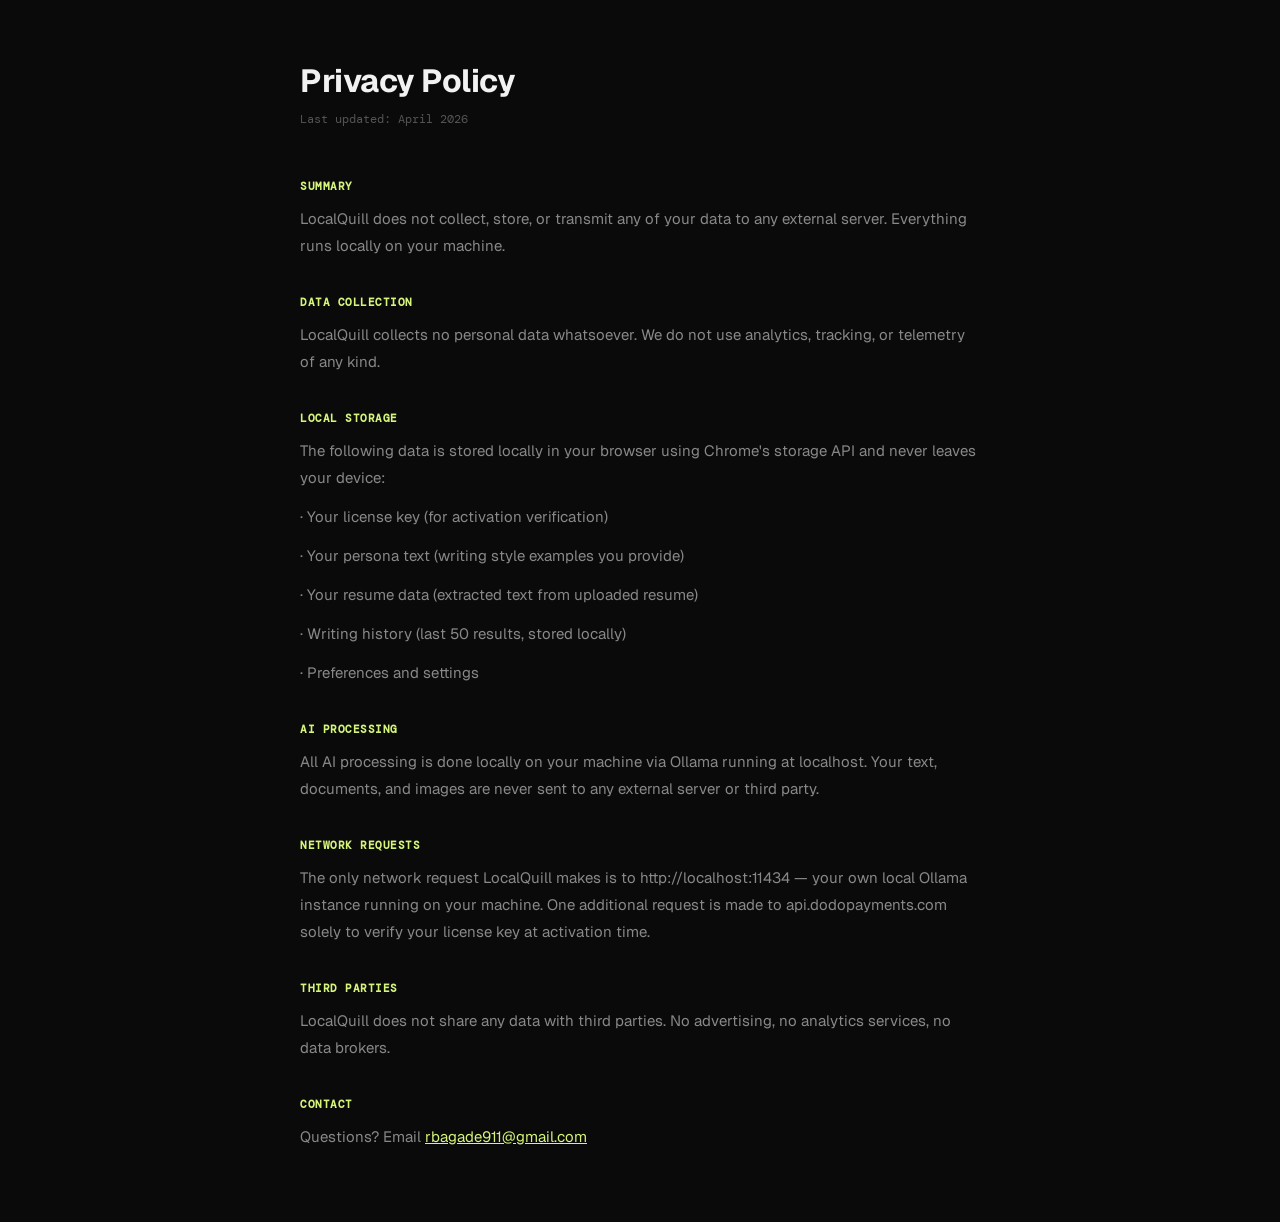
<file: privacy.html>
<!DOCTYPE html>
<html lang="en">

<head>
    <meta charset="UTF-8">
    <title>Privacy Policy — LocalQuill</title>
    <link href="https://fonts.googleapis.com/css2?family=Geist:wght@400;500;600&family=DM+Mono&display=swap"
        rel="stylesheet">
    <style>
        * {
            margin: 0;
            padding: 0;
            box-sizing: border-box;
        }

        body {
            font-family: 'Geist', sans-serif;
            background: #0a0a0a;
            color: #f2f2f2;
            padding: 60px 24px;
        }

        .wrap {
            max-width: 680px;
            margin: 0 auto;
        }

        h1 {
            font-size: 32px;
            margin-bottom: 8px;
            letter-spacing: -0.5px;
        }

        .updated {
            font-family: 'DM Mono', monospace;
            font-size: 12px;
            color: #555;
            margin-bottom: 48px;
        }

        h2 {
            font-size: 16px;
            font-weight: 600;
            color: #d4f57a;
            margin: 36px 0 12px;
            text-transform: uppercase;
            letter-spacing: 0.5px;
            font-family: 'DM Mono', monospace;
            font-size: 11px;
        }

        p {
            font-size: 15px;
            color: #888;
            line-height: 1.8;
            margin-bottom: 12px;
        }

        a {
            color: #d4f57a;
        }
    </style>
</head>

<body>
    <div class="wrap">
        <h1>Privacy Policy</h1>
        <p class="updated">Last updated: April 2026</p>

        <h2>Summary</h2>
        <p>LocalQuill does not collect, store, or transmit any of your data to any external server. Everything runs
            locally on your machine.</p>

        <h2>Data Collection</h2>
        <p>LocalQuill collects no personal data whatsoever. We do not use analytics, tracking, or telemetry of any kind.
        </p>

        <h2>Local Storage</h2>
        <p>The following data is stored locally in your browser using Chrome's storage API and never leaves your device:
        </p>
        <p>· Your license key (for activation verification)</p>
        <p>· Your persona text (writing style examples you provide)</p>
        <p>· Your resume data (extracted text from uploaded resume)</p>
        <p>· Writing history (last 50 results, stored locally)</p>
        <p>· Preferences and settings</p>

        <h2>AI Processing</h2>
        <p>All AI processing is done locally on your machine via Ollama running at localhost. Your text, documents, and
            images are never sent to any external server or third party.</p>

        <h2>Network Requests</h2>
        <p>The only network request LocalQuill makes is to http://localhost:11434 — your own local Ollama instance
            running on your machine. One additional request is made to api.dodopayments.com solely to verify your
            license key at activation time.</p>

        <h2>Third Parties</h2>
        <p>LocalQuill does not share any data with third parties. No advertising, no analytics services, no data
            brokers.</p>

        <h2>Contact</h2>
        <p>Questions? Email <a href="mailto:your@email.com">rbagade911@gmail.com</a></p>
    </div>
</body>

</html>
</file>
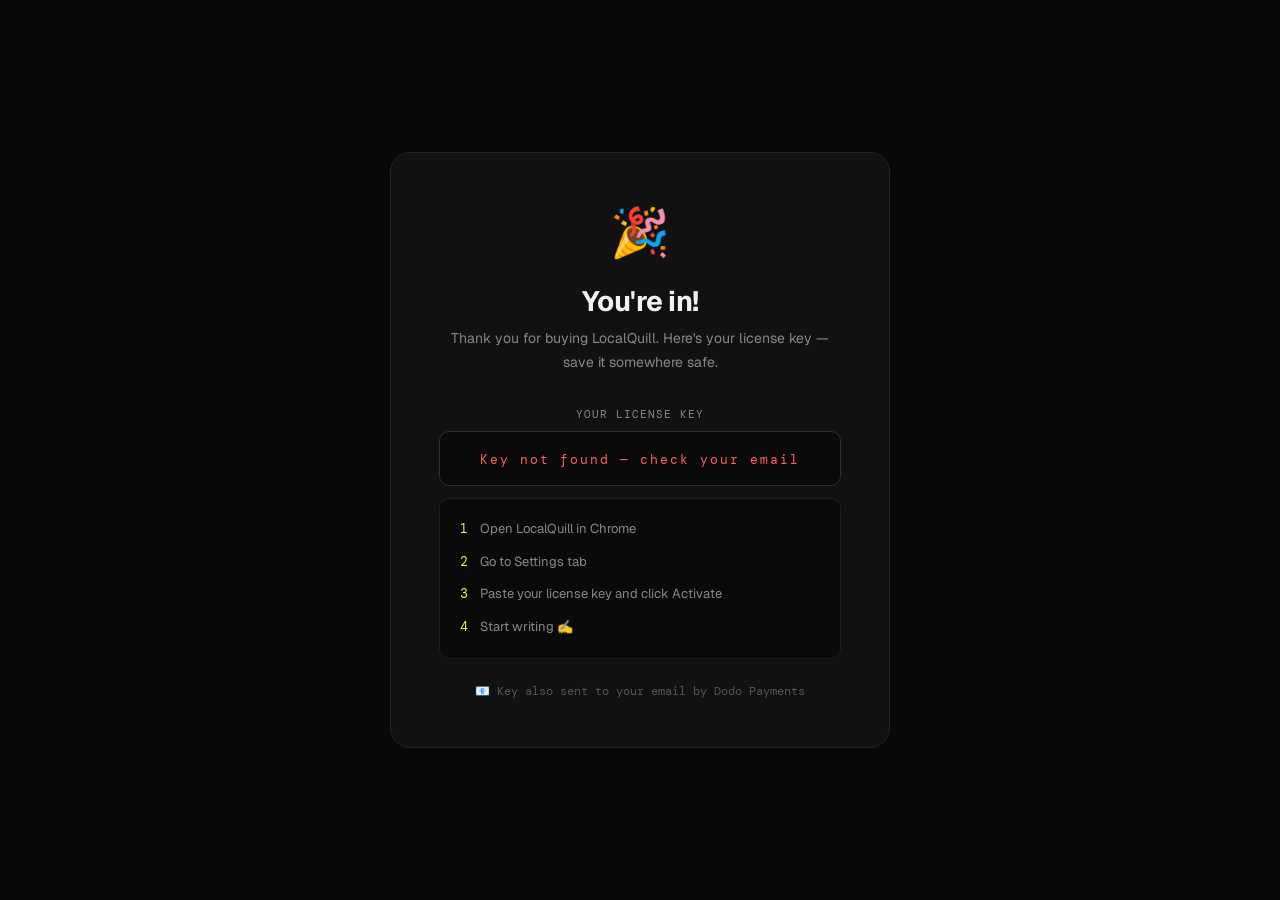
<file: success.html>
<!DOCTYPE html>
<html lang="en">

<head>
    <meta charset="UTF-8" />
    <title>Thank you — LocalQuill</title>
    <link
        href="https://fonts.googleapis.com/css2?family=Geist:wght@400;600;700&family=DM+Mono:wght@400;500&display=swap"
        rel="stylesheet">
    <style>
        * {
            margin: 0;
            padding: 0;
            box-sizing: border-box;
        }

        body {
            font-family: 'Geist', sans-serif;
            background: #080808;
            color: #f2f2f2;
            min-height: 100vh;
            display: flex;
            align-items: center;
            justify-content: center;
            padding: 24px;
        }

        .card {
            background: #111;
            border: 1px solid #222;
            border-radius: 20px;
            padding: 48px;
            max-width: 500px;
            width: 100%;
            text-align: center;
        }

        .icon {
            font-size: 48px;
            margin-bottom: 20px;
        }

        h1 {
            font-size: 28px;
            margin-bottom: 8px;
            letter-spacing: -0.5px;
        }

        .sub {
            color: #888;
            font-size: 14px;
            line-height: 1.7;
            margin-bottom: 32px;
        }

        .key-label {
            font-size: 11px;
            font-family: 'DM Mono', monospace;
            color: #888;
            letter-spacing: 1px;
            text-transform: uppercase;
            margin-bottom: 10px;
        }

        .key-box {
            background: #0a0a0a;
            border: 1px solid #2e2e2e;
            border-radius: 10px;
            padding: 16px;
            font-family: 'DM Mono', monospace;
            font-size: 16px;
            color: #d4f57a;
            letter-spacing: 2px;
            margin-bottom: 12px;
            word-break: break-all;
        }

        .copy-btn {
            width: 100%;
            padding: 12px;
            background: #d4f57a;
            color: #080808;
            border: none;
            border-radius: 10px;
            font-size: 14px;
            font-weight: 700;
            cursor: pointer;
            font-family: 'Geist', sans-serif;
            margin-bottom: 24px;
            transition: all 0.2s;
        }

        .copy-btn:hover {
            background: #b8e050;
        }

        .steps {
            text-align: left;
            background: #0a0a0a;
            border: 1px solid #1e1e1e;
            border-radius: 10px;
            padding: 20px;
            margin-bottom: 24px;
        }

        .step {
            display: flex;
            gap: 12px;
            font-size: 13px;
            color: #888;
            margin-bottom: 12px;
            line-height: 1.6;
        }

        .step:last-child {
            margin-bottom: 0;
        }

        .step-num {
            color: #d4f57a;
            font-family: 'DM Mono', monospace;
            flex-shrink: 0;
        }

        .email-note {
            font-size: 12px;
            color: #555;
            font-family: 'DM Mono', monospace;
        }

        .no-key {
            color: #ff5f5f;
            font-size: 13px;
            margin-bottom: 16px;
        }
    </style>
</head>

<body>
    <div class="card">
        <div class="icon">🎉</div>
        <h1>You're in!</h1>
        <p class="sub">Thank you for buying LocalQuill. Here's your license key — save it somewhere safe.</p>

        <div id="keySection">
            <div class="key-label">Your License Key</div>
            <div class="key-box" id="licenseKeyDisplay">Loading...</div>
            <button class="copy-btn" id="copyBtn" onclick="copyKey()">Copy License Key</button>
        </div>

        <div class="steps">
            <div class="step"><span class="step-num">1</span> Open LocalQuill in Chrome</div>
            <div class="step"><span class="step-num">2</span> Go to Settings tab</div>
            <div class="step"><span class="step-num">3</span> Paste your license key and click Activate</div>
            <div class="step"><span class="step-num">4</span> Start writing ✍️</div>
        </div>

        <p class="email-note">📧 Key also sent to your email by Dodo Payments</p>
    </div>

    <script>
        const params = new URLSearchParams(window.location.search);
        const key = params.get("license_key");
        const display = document.getElementById("licenseKeyDisplay");

        if (key) {
            display.textContent = key;
        } else {
            display.innerHTML = '<span class="no-key">Key not found — check your email</span>';
            document.getElementById("copyBtn").style.display = "none";
        }

        function copyKey() {
            const key = document.getElementById("licenseKeyDisplay").textContent;
            navigator.clipboard.writeText(key);
            document.getElementById("copyBtn").textContent = "✓ Copied!";
            setTimeout(() => document.getElementById("copyBtn").textContent = "Copy License Key", 2000);
        }
    </script>
</body>

</html>
</file>
<file: style.css>
:root {
  --bg: #080808;
  --bg2: #0f0f0f;
  --bg3: #161616;
  --border: #222;
  --border2: #2e2e2e;
  --text: #f2f2f2;
  --text2: #888;
  --text3: #444;
  --accent: #d4f57a;
  --accent2: #b8e050;
  --accent-dim: rgba(212,245,122,0.08);
  --accent-glow: rgba(212,245,122,0.15);
}

*{margin:0;padding:0;box-sizing:border-box;}

html{scroll-behavior:smooth;}

body{
  font-family:'Geist',sans-serif;
  background:var(--bg);
  color:var(--text);
  overflow-x:hidden;
  cursor:none;
}

/* Custom cursor */
.cursor{
  position:fixed;
  width:10px;height:10px;
  background:var(--accent);
  border-radius:50%;
  pointer-events:none;
  z-index:99999;
  transition:transform 0.1s ease;
  mix-blend-mode:difference;
}
.cursor-ring{
  position:fixed;
  width:36px;height:36px;
  border:1px solid rgba(212,245,122,0.4);
  border-radius:50%;
  pointer-events:none;
  z-index:99998;
  transition:all 0.12s ease;
}

/* Noise overlay */
body::before{
  content:'';
  position:fixed;
  inset:0;
  background-image:url("data:image/svg+xml,%3Csvg viewBox='0 0 256 256' xmlns='http://www.w3.org/2000/svg'%3E%3Cfilter id='noise'%3E%3CfeTurbulence type='fractalNoise' baseFrequency='0.9' numOctaves='4' stitchTiles='stitch'/%3E%3C/filter%3E%3Crect width='100%25' height='100%25' filter='url(%23noise)' opacity='0.03'/%3E%3C/svg%3E");
  pointer-events:none;
  z-index:1;
  opacity:0.4;
}

/* NAV */
nav{
  position:fixed;top:0;left:0;right:0;
  z-index:100;
  display:flex;align-items:center;justify-content:space-between;
  padding:16px 48px;
  border-bottom:1px solid transparent;
  transition:all 0.3s;
  backdrop-filter:blur(0px);
}
nav.scrolled{
  border-bottom-color:var(--border);
  backdrop-filter:blur(20px);
  background:rgba(8,8,8,0.8);
}
.nav-logo{
  display:flex;align-items:center;gap:10px;
  font-family:'Instrument Serif',serif;
  font-size:20px;color:var(--text);
  text-decoration:none;
}
.nav-logo-icon{
  width:32px;height:32px;
  background:var(--accent);
  border-radius:9px;
  display:flex;align-items:center;justify-content:center;
  font-size:16px;
}
.nav-badge{
  font-size:9px;
  font-family:'DM Mono',monospace;
  color:var(--accent);
  background:var(--accent-dim);
  border:1px solid rgba(212,245,122,0.2);
  padding:2px 7px;border-radius:4px;
}
.nav-links{display:flex;gap:32px;align-items:center;}
.nav-links a{
  font-size:13px;color:var(--text2);
  text-decoration:none;transition:color 0.2s;
}
.nav-links a:hover{color:var(--text);}
.nav-cta{
  padding:9px 20px;
  background:var(--accent);
  color:#080808;
  border-radius:8px;
  font-size:13px;font-weight:600;
  text-decoration:none;
  transition:all 0.2s;
}
.nav-cta:hover{background:var(--accent2);transform:translateY(-1px);}

/* HERO */
.hero{
  min-height:100vh;
  display:flex;flex-direction:column;
  align-items:center;justify-content:center;
  text-align:center;
  padding:120px 48px 80px;
  position:relative;
  overflow:hidden;
}

/* Animated grid bg */
.hero-grid{
  position:absolute;inset:0;
  background-image:
    linear-gradient(rgba(212,245,122,0.03) 1px, transparent 1px),
    linear-gradient(90deg, rgba(212,245,122,0.03) 1px, transparent 1px);
  background-size:60px 60px;
  mask-image:radial-gradient(ellipse 80% 80% at 50% 50%, black, transparent);
  animation:grid-shift 20s linear infinite;
}
@keyframes grid-shift{
  0%{background-position:0 0;}
  100%{background-position:60px 60px;}
}

.hero-glow{
  position:absolute;
  width:600px;height:600px;
  background:radial-gradient(circle, rgba(212,245,122,0.06) 0%, transparent 70%);
  top:50%;left:50%;
  transform:translate(-50%,-60%);
  pointer-events:none;
}

.announce-pill{
  display:inline-flex;align-items:center;gap:8px;
  padding:6px 14px;
  background:var(--bg3);
  border:1px solid var(--border2);
  border-radius:20px;
  font-size:12px;
  font-family:'DM Mono',monospace;
  color:var(--text2);
  margin-bottom:32px;
  animation:fade-up 0.6s ease both;
}
.announce-pill span{
  color:var(--accent);
  font-weight:500;
}
.announce-dot{
  width:6px;height:6px;
  background:var(--accent);
  border-radius:50%;
  animation:pulse 2s infinite;
}
@keyframes pulse{0%,100%{opacity:1;}50%{opacity:0.3;}}

.hero h1{
  font-family:'Instrument Serif',serif;
  font-size:clamp(48px, 7vw, 96px);
  line-height:1.05;
  letter-spacing:-2px;
  margin-bottom:24px;
  animation:fade-up 0.6s 0.1s ease both;
}
.hero h1 em{
  font-style:italic;
  color:var(--accent);
}

.hero-sub{
  font-size:clamp(16px, 2vw, 20px);
  color:var(--text2);
  max-width:560px;
  line-height:1.7;
  margin-bottom:48px;
  animation:fade-up 0.6s 0.2s ease both;
}

.hero-actions{
  display:flex;gap:12px;align-items:center;
  flex-wrap:wrap;justify-content:center;
  animation:fade-up 0.6s 0.3s ease both;
  margin-bottom:20px;
}
.btn-primary{
  padding:14px 28px;
  background:var(--accent);
  color:#080808;
  border-radius:10px;
  font-size:15px;font-weight:700;
  text-decoration:none;
  transition:all 0.2s;
  display:flex;align-items:center;gap:8px;
}
.btn-primary:hover{background:var(--accent2);transform:translateY(-2px);box-shadow:0 8px 30px rgba(212,245,122,0.2);}
.btn-ghost{
  padding:14px 24px;
  border:1px solid var(--border2);
  color:var(--text2);
  border-radius:10px;
  font-size:15px;
  text-decoration:none;
  transition:all 0.2s;
}
.btn-ghost:hover{border-color:var(--accent);color:var(--accent);}

.hero-proof{
  font-size:12px;color:var(--text3);
  font-family:'DM Mono',monospace;
  animation:fade-up 0.6s 0.4s ease both;
}
.hero-proof span{color:var(--text2);}

@keyframes fade-up{
  from{opacity:0;transform:translateY(20px);}
  to{opacity:1;transform:translateY(0);}
}

/* VIDEO SECTION */
.video-section{
  padding:0 48px 120px;
  display:flex;justify-content:center;
}
.video-wrap{
  position:relative;
  width:100%;max-width:900px;
  border-radius:16px;
  overflow:hidden;
  border:1px solid var(--border);
  box-shadow:0 40px 120px rgba(0,0,0,0.6), 0 0 0 1px rgba(212,245,122,0.05);
  animation:fade-up 0.8s 0.5s ease both;
}
.video-wrap::before{
  content:'';
  position:absolute;inset:-1px;
  border-radius:16px;
  background:linear-gradient(135deg, rgba(212,245,122,0.15), transparent 40%, transparent 60%, rgba(212,245,122,0.05));
  pointer-events:none;z-index:1;
}
.video-wrap iframe{
  width:100%;aspect-ratio:16/9;
  display:block;border:none;
  background:#000;
}
.video-label{
  position:absolute;
  top:16px;left:16px;
  background:rgba(8,8,8,0.8);
  backdrop-filter:blur(8px);
  border:1px solid var(--border2);
  border-radius:8px;
  padding:6px 12px;
  font-size:11px;
  font-family:'DM Mono',monospace;
  color:var(--accent);
  z-index:2;
}

/* SOCIAL PROOF TICKER */
.ticker-wrap{
  padding:24px 0;
  border-top:1px solid var(--border);
  border-bottom:1px solid var(--border);
  overflow:hidden;
  margin-bottom:120px;
  background:var(--bg2);
}
.ticker{
  display:flex;gap:64px;
  animation:ticker 25s linear infinite;
  width:max-content;
}
.ticker:hover{animation-play-state:paused;}
@keyframes ticker{
  0%{transform:translateX(0);}
  100%{transform:translateX(-50%);}
}
.ticker-item{
  display:flex;align-items:center;gap:10px;
  font-size:13px;color:var(--text2);
  white-space:nowrap;
}
.ticker-item strong{color:var(--text);}
.ticker-sep{color:var(--text3);}

/* FEATURES */
.features{
  padding:0 48px 120px;
  max-width:1200px;
  margin:0 auto;
}
.section-label{
  font-family:'DM Mono',monospace;
  font-size:11px;
  color:var(--accent);
  letter-spacing:2px;
  text-transform:uppercase;
  margin-bottom:16px;
  display:block;
}
.section-title{
  font-family:'Instrument Serif',serif;
  font-size:clamp(36px,4vw,56px);
  line-height:1.1;
  letter-spacing:-1px;
  margin-bottom:16px;
}
.section-sub{
  color:var(--text2);
  font-size:17px;
  line-height:1.7;
  max-width:560px;
  margin-bottom:64px;
}

.features-grid{
  display:grid;
  grid-template-columns:repeat(3,1fr);
  gap:2px;
}
.feature-card{
  background:var(--bg2);
  padding:36px 32px;
  border:1px solid var(--border);
  transition:all 0.2s;
  position:relative;
  overflow:hidden;
}
.feature-card::after{
  content:'';
  position:absolute;
  inset:0;
  background:linear-gradient(135deg,var(--accent-glow),transparent);
  opacity:0;
  transition:opacity 0.3s;
}
.feature-card:hover{border-color:rgba(212,245,122,0.2);transform:translateY(-2px);}
.feature-card:hover::after{opacity:1;}
.feature-card:first-child{border-radius:16px 0 0 0;}
.feature-card:nth-child(3){border-radius:0 16px 0 0;}
.feature-card:nth-child(4){border-radius:0 0 0 16px;}
.feature-card:last-child{border-radius:0 0 16px 0;}

.feature-icon{
  font-size:28px;
  margin-bottom:20px;
  display:block;
}
.feature-title{
  font-family:'Instrument Serif',serif;
  font-size:22px;
  margin-bottom:10px;
  letter-spacing:-0.3px;
}
.feature-desc{
  font-size:14px;
  color:var(--text2);
  line-height:1.7;
}
.feature-tag{
  display:inline-block;
  margin-top:16px;
  font-size:10px;
  font-family:'DM Mono',monospace;
  color:var(--accent);
  background:var(--accent-dim);
  padding:3px 8px;
  border-radius:4px;
}

/* BIG FEATURE — PRIVACY */
.privacy-section{
  max-width:1200px;
  margin:0 auto 120px;
  padding:0 48px;
}
.privacy-card{
  background:var(--bg2);
  border:1px solid var(--border);
  border-radius:20px;
  padding:72px 80px;
  display:grid;
  grid-template-columns:1fr 1fr;
  gap:80px;
  align-items:center;
  position:relative;
  overflow:hidden;
}
.privacy-card::before{
  content:'';
  position:absolute;
  right:-100px;top:-100px;
  width:400px;height:400px;
  background:radial-gradient(circle,rgba(212,245,122,0.05),transparent 70%);
  pointer-events:none;
}
.privacy-visual{
  background:var(--bg3);
  border:1px solid var(--border2);
  border-radius:12px;
  padding:28px;
  font-family:'DM Mono',monospace;
  font-size:12px;
  line-height:2;
}
.pv-line{display:flex;align-items:center;gap:12px;}
.pv-dot{width:8px;height:8px;border-radius:50%;flex-shrink:0;}
.pv-dot.green{background:#4ade80;}
.pv-dot.red{background:#f87171;}
.pv-dot.grey{background:var(--text3);}
.pv-text-green{color:#4ade80;}
.pv-text-red{color:#f87171;text-decoration:line-through;opacity:0.5;}
.pv-text{color:var(--text2);}

/* ACTIONS SHOWCASE */
.actions-section{
  max-width:1200px;
  margin:0 auto 120px;
  padding:0 48px;
}
.actions-showcase{
  display:grid;
  grid-template-columns:repeat(4,1fr);
  gap:8px;
}
.action-card{
  background:var(--bg2);
  border:1px solid var(--border);
  border-radius:12px;
  padding:20px;
  transition:all 0.2s;
  cursor:default;
}
.action-card:hover{
  border-color:rgba(212,245,122,0.3);
  background:var(--bg3);
  transform:translateY(-2px);
}
.action-emoji{font-size:22px;display:block;margin-bottom:10px;}
.action-name{font-size:13px;font-weight:500;margin-bottom:4px;}
.action-desc{font-size:11px;color:var(--text2);line-height:1.5;}

/* SETUP */
.setup-section{
  max-width:1200px;
  margin:0 auto 120px;
  padding:0 48px;
}
.steps{display:flex;flex-direction:column;gap:2px;}
.step{
  display:flex;align-items:flex-start;gap:28px;
  padding:32px 36px;
  background:var(--bg2);
  border:1px solid var(--border);
  transition:all 0.2s;
  position:relative;
}
.step:first-child{border-radius:16px 16px 0 0;}
.step:last-child{border-radius:0 0 16px 16px;}
.step:hover{background:var(--bg3);border-color:var(--border2);}
.step-num{
  width:40px;height:40px;
  background:var(--accent-dim);
  border:1px solid rgba(212,245,122,0.2);
  border-radius:10px;
  display:flex;align-items:center;justify-content:center;
  font-family:'DM Mono',monospace;
  font-size:14px;
  color:var(--accent);
  flex-shrink:0;
}
.step-content{flex:1;}
.step-title{font-size:17px;font-weight:600;margin-bottom:6px;}
.step-desc{font-size:14px;color:var(--text2);line-height:1.6;}
.step-code{
  display:inline-block;
  margin-top:10px;
  background:var(--bg3);
  border:1px solid var(--border2);
  border-radius:6px;
  padding:6px 12px;
  font-family:'DM Mono',monospace;
  font-size:12px;
  color:var(--accent);
}
.step-badge{
  position:absolute;right:36px;top:50%;transform:translateY(-50%);
  font-size:11px;
  font-family:'DM Mono',monospace;
  color:var(--text3);
  border:1px solid var(--border);
  padding:4px 10px;
  border-radius:6px;
}

/* COMPARISON */
.comparison-section{
  max-width:1200px;
  margin:0 auto 120px;
  padding:0 48px;
}
.comparison-table{
  border:1px solid var(--border);
  border-radius:16px;
  overflow:hidden;
}
.ct-header{
  display:grid;
  grid-template-columns:2fr 1fr 1fr 1fr 1fr;
  background:var(--bg2);
  border-bottom:1px solid var(--border);
}
.ct-row{
  display:grid;
  grid-template-columns:2fr 1fr 1fr 1fr 1fr;
  border-bottom:1px solid var(--border);
  transition:background 0.15s;
}
.ct-row:last-child{border-bottom:none;}
.ct-row:hover{background:var(--bg2);}
.ct-cell{
  padding:18px 24px;
  font-size:13px;
  color:var(--text2);
  display:flex;align-items:center;
}
.ct-cell.header{
  font-family:'DM Mono',monospace;
  font-size:11px;
  color:var(--text3);
  letter-spacing:1px;
  text-transform:uppercase;
}
.ct-cell.feature{color:var(--text);font-size:14px;}
.ct-cell.highlight{
  background:rgba(212,245,122,0.04);
  border-left:1px solid rgba(212,245,122,0.1);
  border-right:1px solid rgba(212,245,122,0.1);
}
.ct-cell.highlight.header{color:var(--accent);}
.check{color:#4ade80;font-size:16px;}
.cross{color:#f87171;opacity:0.5;}
.ct-price{
  font-family:'DM Mono',monospace;
  font-weight:500;
}
.ct-price.accent{color:var(--accent);}

/* PRICING */
.pricing-section{
  max-width:700px;
  margin:0 auto 120px;
  padding:0 48px;
  text-align:center;
}
.price-card{
  background:var(--bg2);
  border:1px solid rgba(212,245,122,0.2);
  border-radius:20px;
  padding:56px 48px;
  position:relative;
  overflow:hidden;
}
.price-card::before{
  content:'';
  position:absolute;top:0;left:0;right:0;height:1px;
  background:linear-gradient(90deg,transparent,var(--accent),transparent);
}
.price-badge{
  display:inline-flex;align-items:center;gap:6px;
  background:rgba(255,100,100,0.1);
  border:1px solid rgba(255,100,100,0.2);
  color:#ff6464;
  padding:6px 14px;
  border-radius:20px;
  font-size:12px;
  font-family:'DM Mono',monospace;
  margin-bottom:28px;
}
.price-amount{
  font-family:'Instrument Serif',serif;
  font-size:80px;
  line-height:1;
  letter-spacing:-3px;
  color:var(--accent);
  margin-bottom:8px;
}
.price-amount sup{font-size:32px;vertical-align:top;margin-top:12px;}
.price-period{
  font-size:14px;
  color:var(--text3);
  font-family:'DM Mono',monospace;
  margin-bottom:32px;
}
.price-period span{color:var(--text2);}
.price-ladder{
  display:flex;align-items:center;justify-content:center;gap:8px;
  margin-bottom:36px;
  flex-wrap:wrap;
}
.ladder-item{
  font-size:12px;
  font-family:'DM Mono',monospace;
  padding:4px 10px;
  border-radius:6px;
  border:1px solid var(--border);
  color:var(--text3);
}
.ladder-item.current{
  border-color:rgba(212,245,122,0.3);
  color:var(--accent);
  background:var(--accent-dim);
}
.ladder-arrow{color:var(--text3);font-size:11px;}
.price-features{
  list-style:none;
  text-align:left;
  margin-bottom:40px;
  display:flex;flex-direction:column;gap:12px;
}
.price-features li{
  display:flex;align-items:center;gap:12px;
  font-size:14px;
  color:var(--text2);
}
.price-features li::before{
  content:'✓';
  color:var(--accent);
  font-size:14px;
  flex-shrink:0;
}
.price-cta{
  display:block;
  width:100%;
  padding:16px;
  background:var(--accent);
  color:#080808;
  border-radius:12px;
  font-size:16px;
  font-weight:700;
  text-decoration:none;
  transition:all 0.2s;
  margin-bottom:16px;
}
.price-cta:hover{background:var(--accent2);transform:translateY(-2px);box-shadow:0 12px 40px rgba(212,245,122,0.2);}
.price-note{font-size:12px;color:var(--text3);font-family:'DM Mono',monospace;}

/* FAQ */
.faq-section{
  max-width:800px;
  margin:0 auto 120px;
  padding:0 48px;
}
.faq-item{
  border-bottom:1px solid var(--border);
  padding:24px 0;
}
.faq-q{
  font-size:16px;
  font-weight:500;
  cursor:pointer;
  display:flex;justify-content:space-between;align-items:center;
  color:var(--text);
  transition:color 0.2s;
}
.faq-q:hover{color:var(--accent);}
.faq-icon{
  font-size:20px;color:var(--text3);
  transition:transform 0.2s;flex-shrink:0;
}
.faq-a{
  font-size:14px;
  color:var(--text2);
  line-height:1.8;
  max-height:0;
  overflow:hidden;
  transition:max-height 0.3s ease, padding 0.3s;
}
.faq-item.open .faq-a{max-height:200px;padding-top:12px;}
.faq-item.open .faq-icon{transform:rotate(45deg);color:var(--accent);}

/* FOOTER */
footer{
  border-top:1px solid var(--border);
  padding:48px;
  display:flex;
  align-items:center;
  justify-content:space-between;
  flex-wrap:wrap;
  gap:24px;
}
.footer-logo{
  font-family:'Instrument Serif',serif;
  font-size:18px;
  display:flex;align-items:center;gap:8px;
}
.footer-links{display:flex;gap:24px;}
.footer-links a{font-size:13px;color:var(--text3);text-decoration:none;transition:color 0.2s;}
.footer-links a:hover{color:var(--text);}
.footer-right{font-size:12px;color:var(--text3);font-family:'DM Mono',monospace;}

/* Scroll reveal */
.reveal{
  opacity:0;transform:translateY(24px);
  transition:opacity 0.6s ease, transform 0.6s ease;
}
.reveal.visible{opacity:1;transform:translateY(0);}

/* Responsive */
@media(max-width:900px){
  nav{padding:16px 24px;}
  .nav-links{display:none;}
  .hero{padding:100px 24px 60px;}
  .features-grid{grid-template-columns:1fr;}
  .feature-card:first-child,.feature-card:nth-child(3),.feature-card:nth-child(4),.feature-card:last-child{border-radius:0;}
  .privacy-card{grid-template-columns:1fr;padding:40px 32px;gap:40px;}
  .actions-showcase{grid-template-columns:repeat(2,1fr);}
  .ct-header,.ct-row{grid-template-columns:2fr 1fr 1fr;}
  .ct-cell:nth-child(4),.ct-cell:nth-child(5){display:none;}
  .features,.privacy-section,.actions-section,.setup-section,.comparison-section,.pricing-section,.faq-section{padding:0 24px;}
  .video-section{padding:0 24px 80px;}
  footer{padding:32px 24px;}
}
</file>
